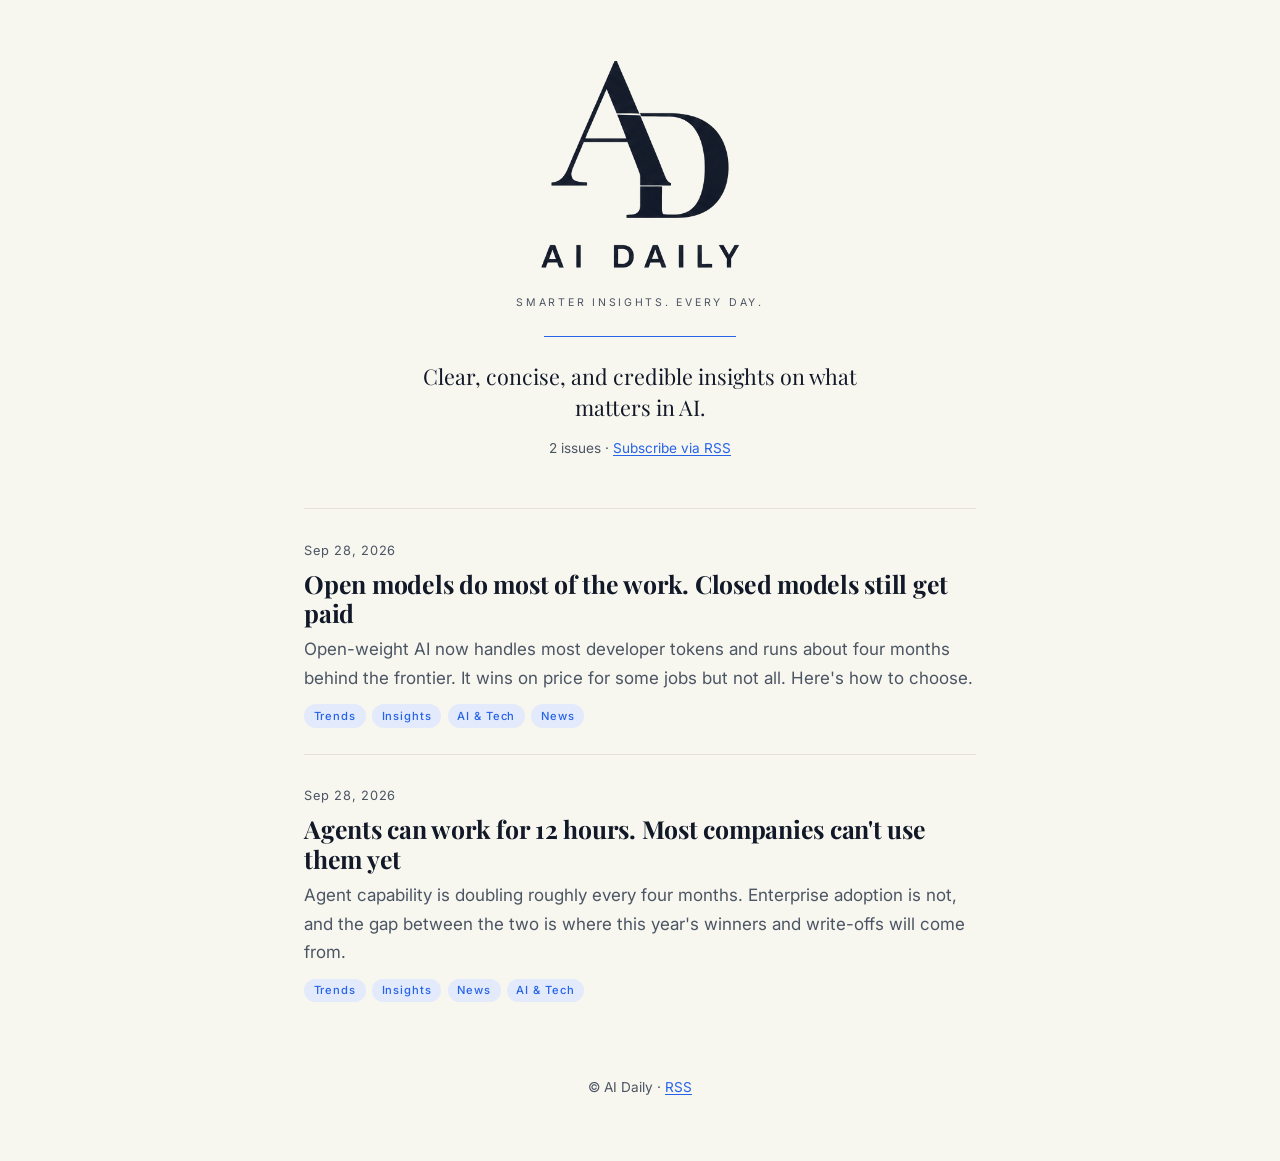
<file: index.html>
<!doctype html>
<html lang="en">
<head>
<meta charset="utf-8">
<meta name="viewport" content="width=device-width, initial-scale=1">
<title>AI Daily · Smarter insights. Every day.</title>
<meta name="description" content="Clear, concise, and credible insights on what matters in AI.">
<meta property="og:type" content="website">
<meta property="og:title" content="AI Daily">
<meta property="og:description" content="Clear, concise, and credible insights on what matters in AI.">
<meta name="theme-color" content="#F7F6EF" media="(prefers-color-scheme: light)">
<meta name="theme-color" content="#111827" media="(prefers-color-scheme: dark)">
<link rel="icon" href="assets/favicon.ico" sizes="any">
<link rel="icon" type="image/png" href="assets/app_icon_32.png">
<link rel="apple-touch-icon" href="assets/app_icon_180.png">
<link rel="alternate" type="application/rss+xml" title="AI Daily" href="feed.xml">
<link rel="preconnect" href="https://fonts.googleapis.com">
<link rel="preconnect" href="https://fonts.gstatic.com" crossorigin>
<link rel="stylesheet" href="https://fonts.googleapis.com/css2?family=Inter:wght@400;500;600;700&amp;family=Playfair+Display:wght@600;700&amp;display=swap">
<link rel="stylesheet" href="assets/style.css">
</head>
<body>
<main class="archive">
  <header class="archive-hero">
    <picture>
      <source srcset="assets/logo_stacked_light.png" media="(prefers-color-scheme: dark)">
      <img class="hero-logo" src="assets/logo_stacked.png" alt="AI Daily" width="220">
    </picture>
    <p class="tagline">Smarter insights. Every day.</p>
    <hr class="accent-line short">
    <p class="lede">Clear, concise, and credible insights on what matters in AI.</p>
    <p class="archive-meta">2 issues · <a href="feed.xml">Subscribe via RSS</a></p>
  </header>

  <ol class="issue-list" reversed>
  
    <li>
      <a href="issues/2026-09-28-open-vs-closed-models/">
        <time datetime="2026-09-28">Sep 28, 2026</time>
        <h2>Open models do most of the work. Closed models still get paid</h2>
        <p>Open-weight AI now handles most developer tokens and runs about four months behind the frontier. It wins on price for some jobs but not all. Here&#39;s how to choose.</p>
        <span class="chips"><span class="chip">Trends</span><span class="chip">Insights</span><span class="chip">AI &amp; Tech</span><span class="chip">News</span></span>
      </a>
    </li>
  
    <li>
      <a href="issues/2026-09-28-agents-in-production/">
        <time datetime="2026-09-28">Sep 28, 2026</time>
        <h2>Agents can work for 12 hours. Most companies can&#39;t use them yet</h2>
        <p>Agent capability is doubling roughly every four months. Enterprise adoption is not, and the gap between the two is where this year&#39;s winners and write-offs will come from.</p>
        <span class="chips"><span class="chip">Trends</span><span class="chip">Insights</span><span class="chip">News</span><span class="chip">AI &amp; Tech</span></span>
      </a>
    </li>
  
  </ol>
</main>
<footer class="site-footer"><p class="footer-links">© AI Daily · <a href="feed.xml">RSS</a></p></footer>
</body>
</html>
</file>
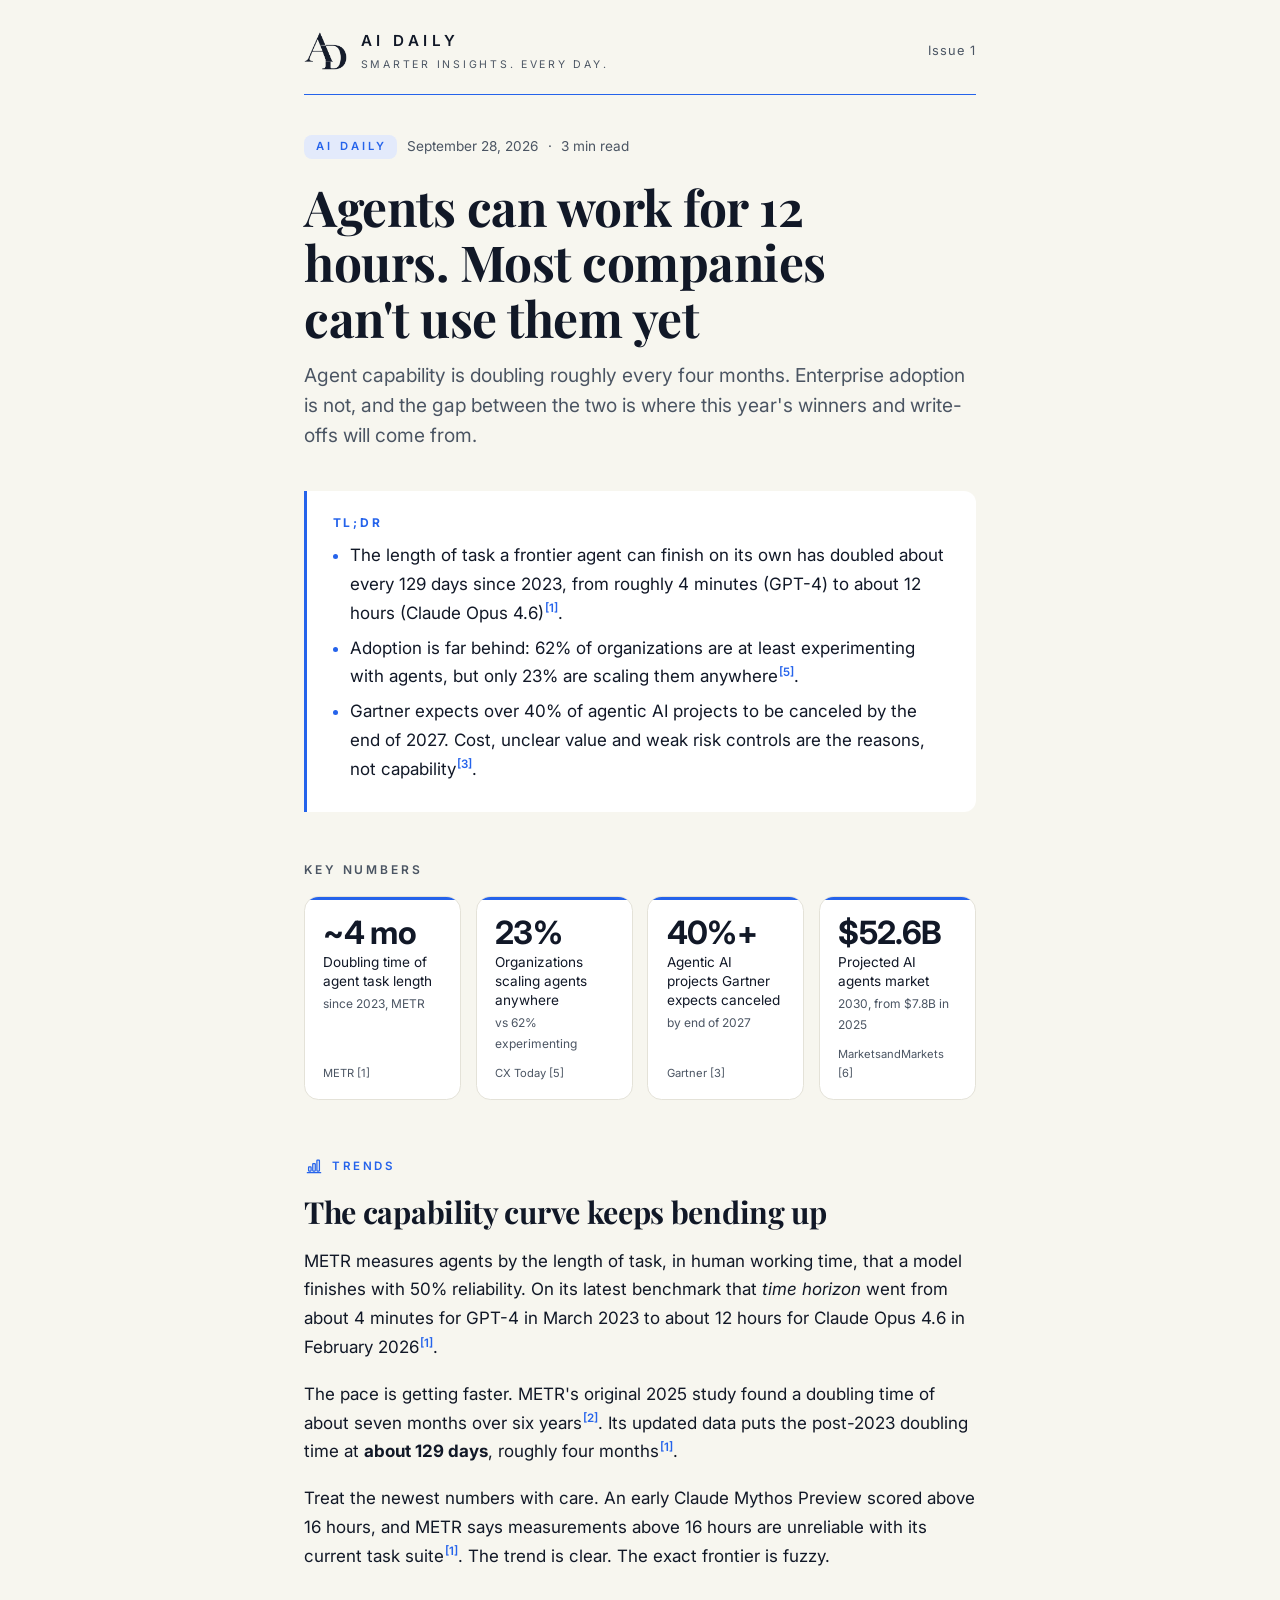
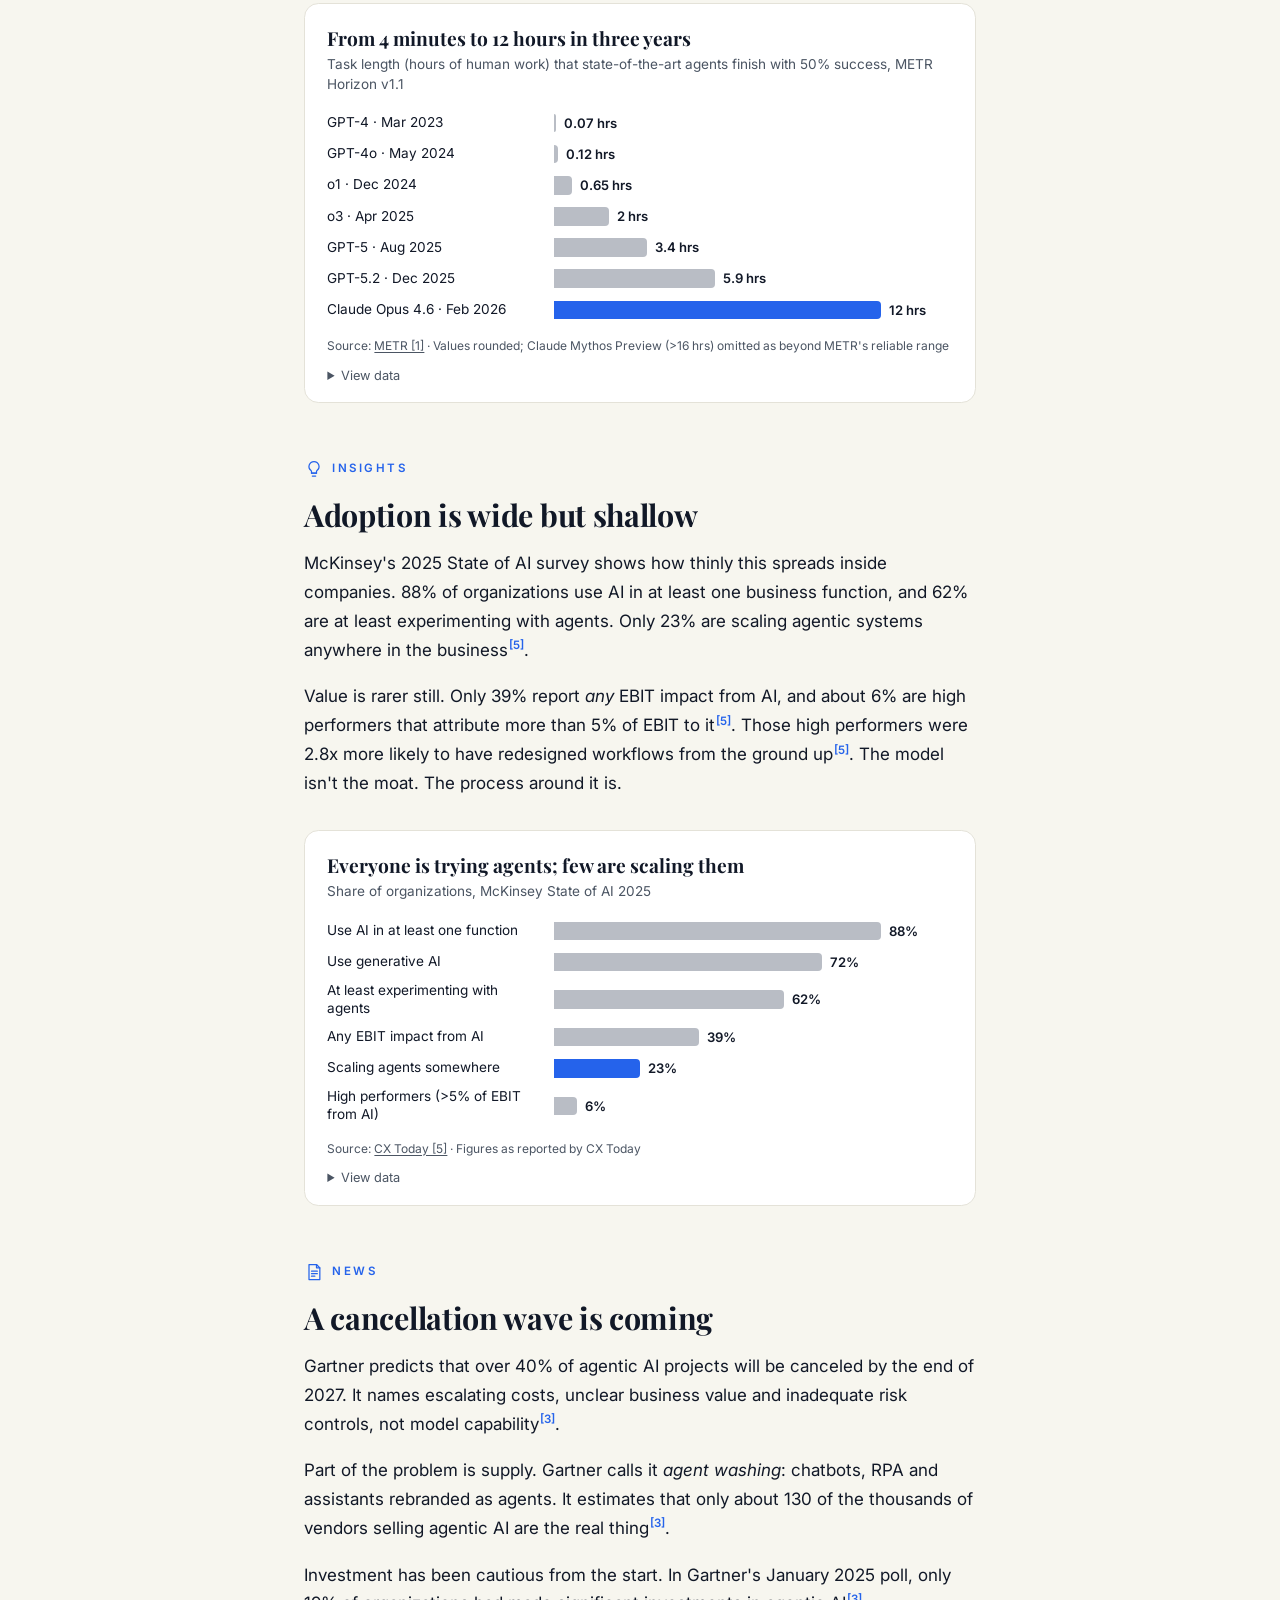
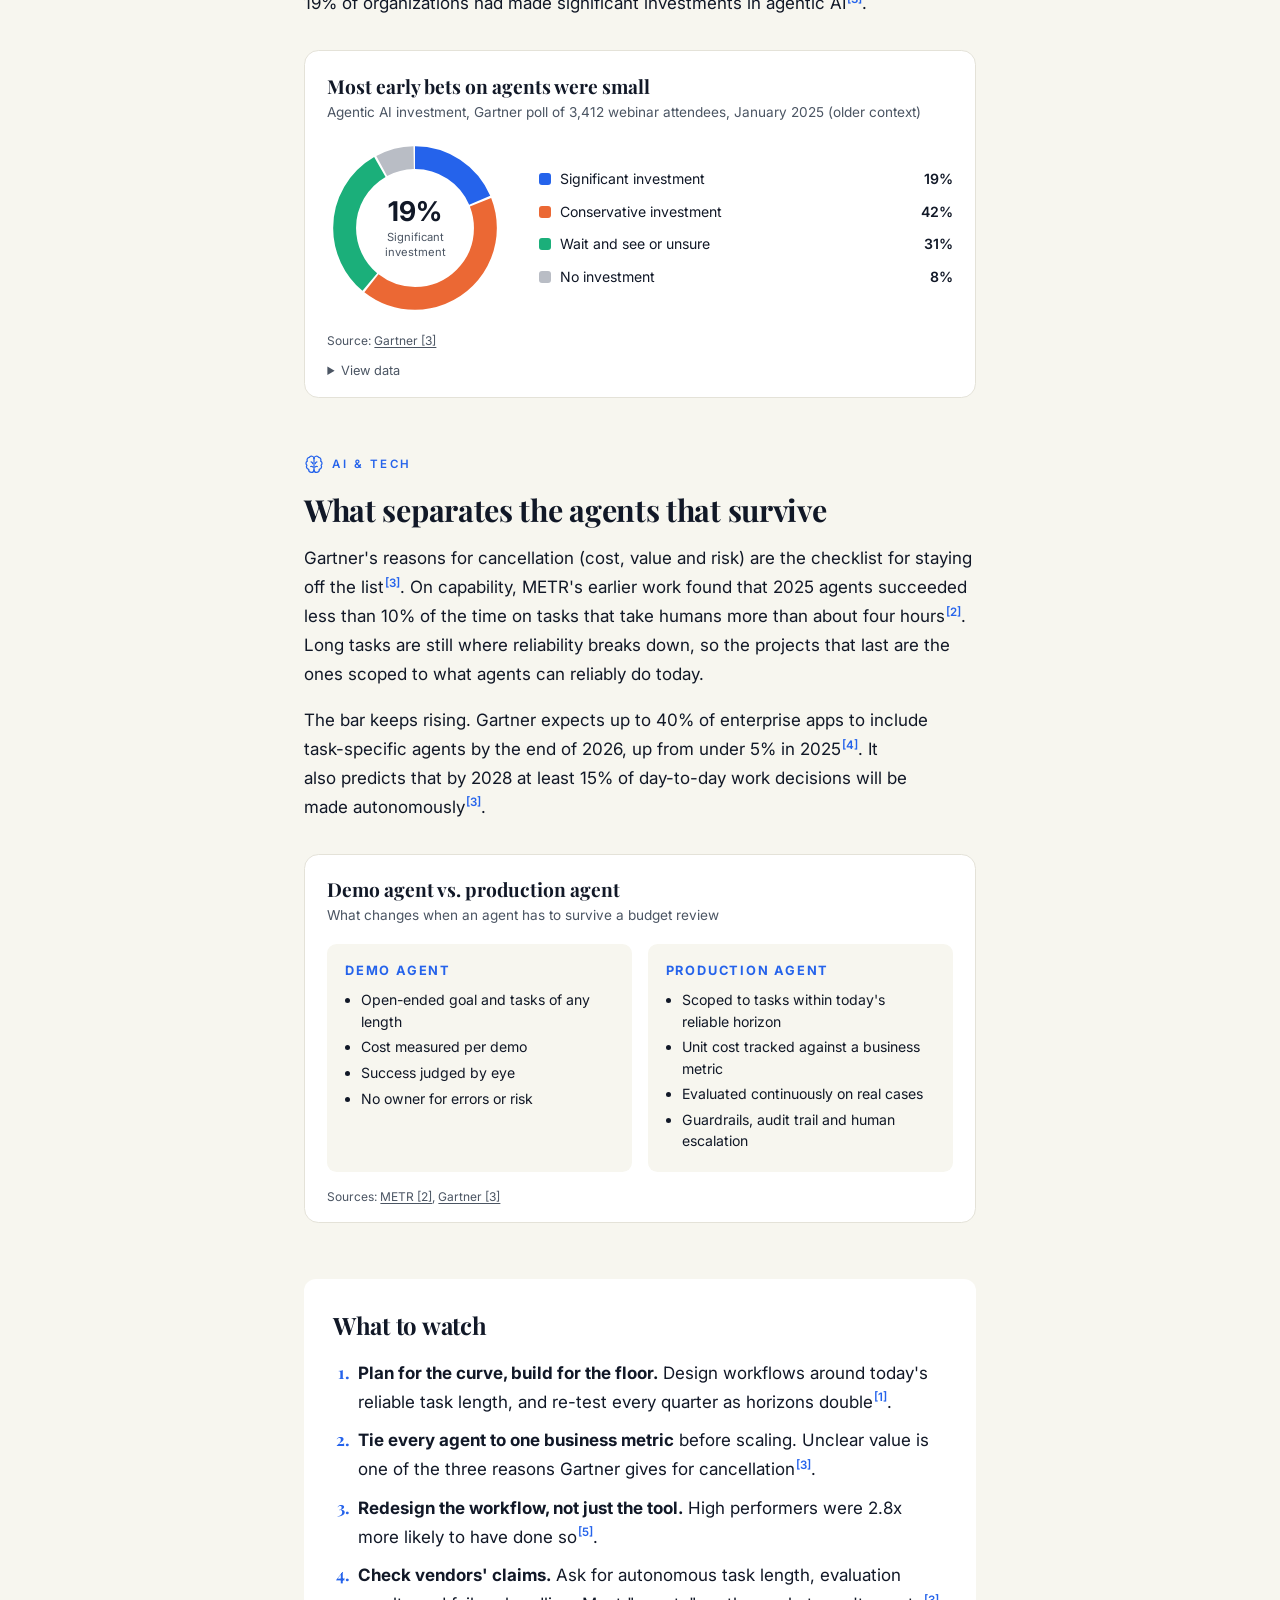
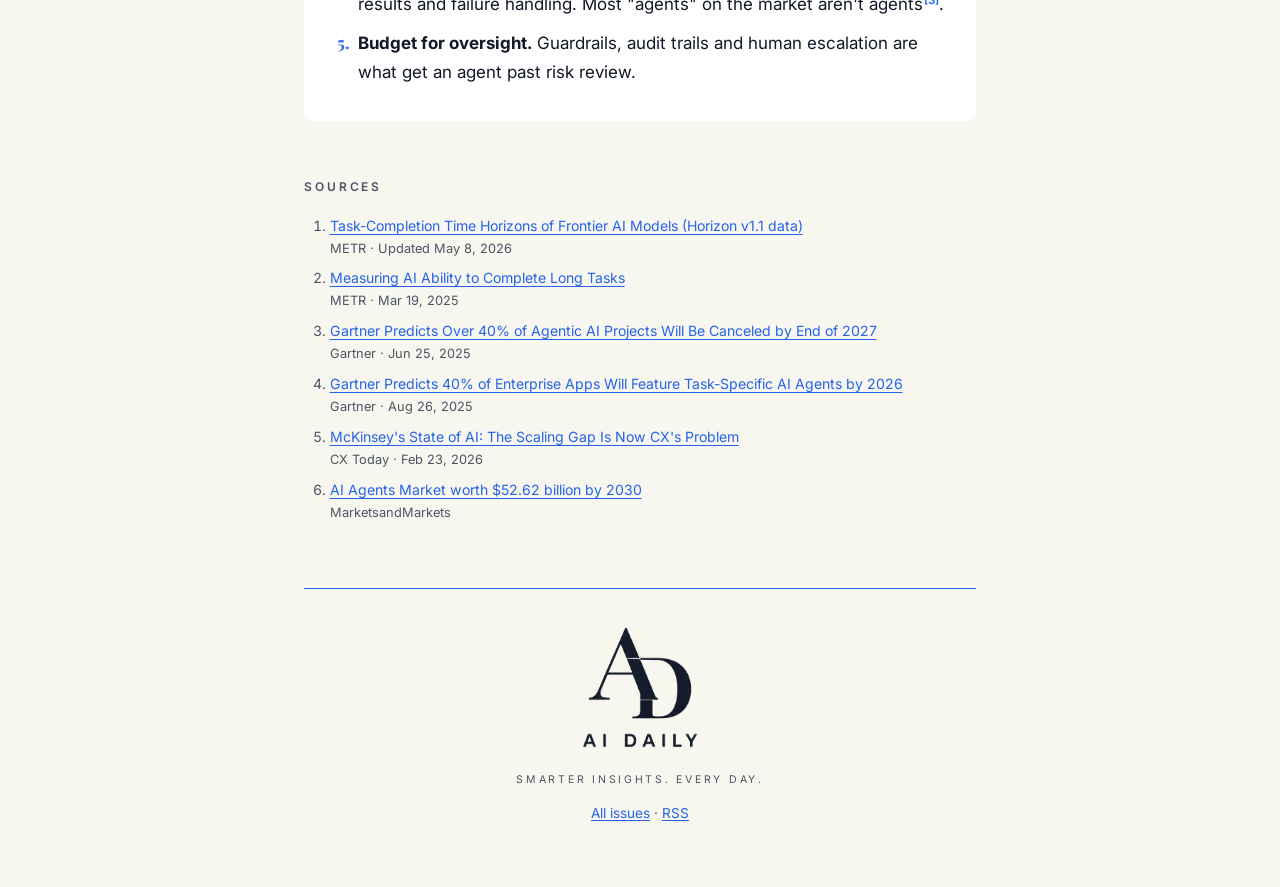
<file: issues/2026-09-28-agents-in-production/index.html>
<!doctype html>
<html lang="en">
<head>
<meta charset="utf-8">
<meta name="viewport" content="width=device-width, initial-scale=1">
<title>Agents can work for 12 hours. Most companies can&#39;t use them yet · AI Daily</title>
<meta name="description" content="Agent capability is doubling roughly every four months. Enterprise adoption is not, and the gap between the two is where this year&#39;s winners and write-offs will come from.">
<link rel="canonical" href="https://akank-26.github.io/ai-first/issues/2026-09-28-agents-in-production/">
<meta property="og:type" content="article">
<meta property="og:site_name" content="AI Daily">
<meta property="og:title" content="Agents can work for 12 hours. Most companies can&#39;t use them yet">
<meta property="og:description" content="Agent capability is doubling roughly every four months. Enterprise adoption is not, and the gap between the two is where this year&#39;s winners and write-offs will come from.">
<meta property="og:image" content="https://akank-26.github.io/ai-first/issues/2026-09-28-agents-in-production/og.png">
<meta property="og:url" content="https://akank-26.github.io/ai-first/issues/2026-09-28-agents-in-production/">
<meta name="twitter:card" content="summary_large_image">
<meta property="article:published_time" content="2026-09-28">
<meta name="theme-color" content="#F7F6EF" media="(prefers-color-scheme: light)">
<meta name="theme-color" content="#111827" media="(prefers-color-scheme: dark)">
<link rel="icon" href="../../assets/favicon.ico" sizes="any">
<link rel="icon" type="image/png" href="../../assets/app_icon_32.png">
<link rel="apple-touch-icon" href="../../assets/app_icon_180.png">
<link rel="alternate" type="application/rss+xml" title="AI Daily" href="../../feed.xml">
<link rel="preconnect" href="https://fonts.googleapis.com">
<link rel="preconnect" href="https://fonts.gstatic.com" crossorigin>
<link rel="stylesheet" href="https://fonts.googleapis.com/css2?family=Inter:wght@400;500;600;700&amp;family=Playfair+Display:wght@600;700&amp;display=swap">
<link rel="stylesheet" href="../../assets/style.css">
</head>
<body>
<header class="masthead">
  <a class="brand" href="../../" aria-label="AI Daily home">
    <picture>
      <source srcset="../../assets/logo_mark_light.png" media="(prefers-color-scheme: dark)">
      <img class="brand-mark" src="../../assets/logo_mark.png" alt="" width="44" height="38">
    </picture>
    <span class="brand-text">
      <span class="wordmark">AI DAILY</span>
      <span class="tagline">Smarter insights. Every day.</span>
    </span>
  </a>
  <span class="issue-no">Issue 1</span>
</header>
<hr class="accent-line">

<main class="issue">
  <header class="hero">
    <p class="meta"><span class="badge">AI DAILY</span>
      <time datetime="2026-09-28">September 28, 2026</time>
      <span aria-hidden="true">·</span> 3 min read</p>
    <h1>Agents can work for 12 hours. Most companies can't use them yet</h1>
    <p class="dek">Agent capability is doubling roughly every four months. Enterprise adoption is not, and the gap between the two is where this year's winners and write-offs will come from.</p>
  </header>

  <aside class="tldr" aria-labelledby="tldr-h">
    <h2 id="tldr-h">TL;DR</h2>
    <ul><li>The length of task a frontier agent can finish on its own has doubled about every 129 days since 2023, from roughly 4 minutes (GPT-4) to about 12 hours (Claude Opus 4.6)<sup class="cite"><a href="#src-1" aria-label="Source 1">1</a></sup>.</li><li>Adoption is far behind: 62% of organizations are at least experimenting with agents, but only 23% are scaling them anywhere<sup class="cite"><a href="#src-5" aria-label="Source 5">5</a></sup>.</li><li>Gartner expects over 40% of agentic AI projects to be canceled by the end of 2027. Cost, unclear value and weak risk controls are the reasons, not capability<sup class="cite"><a href="#src-3" aria-label="Source 3">3</a></sup>.</li></ul>
  </aside>

  
  <section class="key-numbers" aria-labelledby="kn-h">
    <h2 id="kn-h" class="eyebrow-h">Key numbers</h2>
    <div class="stat-row n4"><div class="stat"><span class="stat-value">~4 mo</span><span class="stat-label">Doubling time of agent task length</span><span class="stat-context">since 2023, METR</span><a class="stat-src" href="#src-1">METR [1]</a></div><div class="stat"><span class="stat-value">23%</span><span class="stat-label">Organizations scaling agents anywhere</span><span class="stat-context">vs 62% experimenting</span><a class="stat-src" href="#src-5">CX Today [5]</a></div><div class="stat"><span class="stat-value">40%+</span><span class="stat-label">Agentic AI projects Gartner expects canceled</span><span class="stat-context">by end of 2027</span><a class="stat-src" href="#src-3">Gartner [3]</a></div><div class="stat"><span class="stat-value">$52.6B</span><span class="stat-label">Projected AI agents market</span><span class="stat-context">2030, from $7.8B in 2025</span><a class="stat-src" href="#src-6">MarketsandMarkets [6]</a></div></div>
  </section>
  

  
  <section class="story" id="capability-curve">
    <p class="eyebrow cat-trends"><svg xmlns="http://www.w3.org/2000/svg" viewBox="0 0 24 24" fill="none" stroke="currentColor" stroke-width="1.5" stroke-linecap="round" stroke-linejoin="round" aria-hidden="true"><path d="M4 20h16"/><rect x="5.5" y="13" width="3" height="5" rx=".5"/><rect x="10.5" y="9" width="3" height="9" rx=".5"/><rect x="15.5" y="5" width="3" height="13" rx=".5"/></svg><span>Trends</span></p>
    <h2>The capability curve keeps bending up</h2>
    <p>METR measures agents by the length of task, in human working time, that a model finishes with 50% reliability. On its latest benchmark that <em>time horizon</em> went from about 4 minutes for GPT-4 in March 2023 to about 12 hours for Claude Opus 4.6 in February 2026<sup class="cite"><a href="#src-1" aria-label="Source 1">1</a></sup>.</p><p>The pace is getting faster. METR's original 2025 study found a doubling time of about seven months over six years<sup class="cite"><a href="#src-2" aria-label="Source 2">2</a></sup>. Its updated data puts the post-2023 doubling time at <strong>about 129 days</strong>, roughly four months<sup class="cite"><a href="#src-1" aria-label="Source 1">1</a></sup>.</p><p>Treat the newest numbers with care. An early Claude Mythos Preview scored above 16 hours, and METR says measurements above 16 hours are unreliable with its current task suite<sup class="cite"><a href="#src-1" aria-label="Source 1">1</a></sup>. The trend is clear. The exact frontier is fuzzy.</p>
    <figure class="viz viz-bar"><figcaption class="viz-head"><h3 class="viz-title">From 4 minutes to 12 hours in three years</h3><p class="viz-sub">Task length (hours of human work) that state-of-the-art agents finish with 50% success, METR Horizon v1.1</p></figcaption><div class="bars" role="img" aria-label="From 4 minutes to 12 hours in three years: GPT-4 · Mar 2023 0.07 hrs; GPT-4o · May 2024 0.12 hrs; o1 · Dec 2024 0.65 hrs; o3 · Apr 2025 2 hrs; GPT-5 · Aug 2025 3.4 hrs; GPT-5.2 · Dec 2025 5.9 hrs; Claude Opus 4.6 · Feb 2026 12 hrs"><div class="bar-row" title="GPT-4 · Mar 2023: 0.07 hrs"><span class="bar-label">GPT-4 · Mar 2023</span><span class="bar-track"><span class="bar ctx" style="--w:0.58%"></span><span class="bar-value">0.07 hrs</span></span></div><div class="bar-row" title="GPT-4o · May 2024: 0.12 hrs"><span class="bar-label">GPT-4o · May 2024</span><span class="bar-track"><span class="bar ctx" style="--w:1.00%"></span><span class="bar-value">0.12 hrs</span></span></div><div class="bar-row" title="o1 · Dec 2024: 0.65 hrs"><span class="bar-label">o1 · Dec 2024</span><span class="bar-track"><span class="bar ctx" style="--w:5.42%"></span><span class="bar-value">0.65 hrs</span></span></div><div class="bar-row" title="o3 · Apr 2025: 2 hrs"><span class="bar-label">o3 · Apr 2025</span><span class="bar-track"><span class="bar ctx" style="--w:16.67%"></span><span class="bar-value">2 hrs</span></span></div><div class="bar-row" title="GPT-5 · Aug 2025: 3.4 hrs"><span class="bar-label">GPT-5 · Aug 2025</span><span class="bar-track"><span class="bar ctx" style="--w:28.33%"></span><span class="bar-value">3.4 hrs</span></span></div><div class="bar-row" title="GPT-5.2 · Dec 2025: 5.9 hrs"><span class="bar-label">GPT-5.2 · Dec 2025</span><span class="bar-track"><span class="bar ctx" style="--w:49.17%"></span><span class="bar-value">5.9 hrs</span></span></div><div class="bar-row" title="Claude Opus 4.6 · Feb 2026: 12 hrs"><span class="bar-label">Claude Opus 4.6 · Feb 2026</span><span class="bar-track"><span class="bar s1" style="--w:100.00%"></span><span class="bar-value">12 hrs</span></span></div></div><footer class="viz-foot">Source: <a href="#src-1">METR [1]</a> · Values rounded; Claude Mythos Preview (&gt;16 hrs) omitted as beyond METR&#x27;s reliable range</footer><details class="viz-table"><summary>View data</summary><div class="table-wrap"><table><thead><tr><th scope="col">Item</th><th scope="col">Value</th></tr></thead><tbody><tr><td>GPT-4 · Mar 2023</td><td>0.07 hrs</td></tr><tr><td>GPT-4o · May 2024</td><td>0.12 hrs</td></tr><tr><td>o1 · Dec 2024</td><td>0.65 hrs</td></tr><tr><td>o3 · Apr 2025</td><td>2 hrs</td></tr><tr><td>GPT-5 · Aug 2025</td><td>3.4 hrs</td></tr><tr><td>GPT-5.2 · Dec 2025</td><td>5.9 hrs</td></tr><tr><td>Claude Opus 4.6 · Feb 2026</td><td>12 hrs</td></tr></tbody></table></div></details></figure>
  </section>
  
  <section class="story" id="adoption-gap">
    <p class="eyebrow cat-insights"><svg xmlns="http://www.w3.org/2000/svg" viewBox="0 0 24 24" fill="none" stroke="currentColor" stroke-width="1.5" stroke-linecap="round" stroke-linejoin="round" aria-hidden="true"><path d="M9 17h6M10 20.5h4"/><path d="M12 3a6 6 0 0 0-3.6 10.8c.4.3.6.8.6 1.3V17h6v-1.9c0-.5.2-1 .6-1.3A6 6 0 0 0 12 3z"/></svg><span>Insights</span></p>
    <h2>Adoption is wide but shallow</h2>
    <p>McKinsey's 2025 State of AI survey shows how thinly this spreads inside companies. 88% of organizations use AI in at least one business function, and 62% are at least experimenting with agents. Only 23% are scaling agentic systems anywhere in the business<sup class="cite"><a href="#src-5" aria-label="Source 5">5</a></sup>.</p><p>Value is rarer still. Only 39% report <em>any</em> EBIT impact from AI, and about 6% are high performers that attribute more than 5% of EBIT to it<sup class="cite"><a href="#src-5" aria-label="Source 5">5</a></sup>. Those high performers were 2.8x more likely to have redesigned workflows from the ground up<sup class="cite"><a href="#src-5" aria-label="Source 5">5</a></sup>. The model isn't the moat. The process around it is.</p>
    <figure class="viz viz-bar"><figcaption class="viz-head"><h3 class="viz-title">Everyone is trying agents; few are scaling them</h3><p class="viz-sub">Share of organizations, McKinsey State of AI 2025</p></figcaption><div class="bars" role="img" aria-label="Everyone is trying agents; few are scaling them: Use AI in at least one function 88%; Use generative AI 72%; At least experimenting with agents 62%; Any EBIT impact from AI 39%; Scaling agents somewhere 23%; High performers (&gt;5% of EBIT from AI) 6%"><div class="bar-row" title="Use AI in at least one function: 88%"><span class="bar-label">Use AI in at least one function</span><span class="bar-track"><span class="bar ctx" style="--w:100.00%"></span><span class="bar-value">88%</span></span></div><div class="bar-row" title="Use generative AI: 72%"><span class="bar-label">Use generative AI</span><span class="bar-track"><span class="bar ctx" style="--w:81.82%"></span><span class="bar-value">72%</span></span></div><div class="bar-row" title="At least experimenting with agents: 62%"><span class="bar-label">At least experimenting with agents</span><span class="bar-track"><span class="bar ctx" style="--w:70.45%"></span><span class="bar-value">62%</span></span></div><div class="bar-row" title="Any EBIT impact from AI: 39%"><span class="bar-label">Any EBIT impact from AI</span><span class="bar-track"><span class="bar ctx" style="--w:44.32%"></span><span class="bar-value">39%</span></span></div><div class="bar-row" title="Scaling agents somewhere: 23%"><span class="bar-label">Scaling agents somewhere</span><span class="bar-track"><span class="bar s1" style="--w:26.14%"></span><span class="bar-value">23%</span></span></div><div class="bar-row" title="High performers (&gt;5% of EBIT from AI): 6%"><span class="bar-label">High performers (&gt;5% of EBIT from AI)</span><span class="bar-track"><span class="bar ctx" style="--w:6.82%"></span><span class="bar-value">6%</span></span></div></div><footer class="viz-foot">Source: <a href="#src-5">CX Today [5]</a> · Figures as reported by CX Today</footer><details class="viz-table"><summary>View data</summary><div class="table-wrap"><table><thead><tr><th scope="col">Item</th><th scope="col">Value</th></tr></thead><tbody><tr><td>Use AI in at least one function</td><td>88%</td></tr><tr><td>Use generative AI</td><td>72%</td></tr><tr><td>At least experimenting with agents</td><td>62%</td></tr><tr><td>Any EBIT impact from AI</td><td>39%</td></tr><tr><td>Scaling agents somewhere</td><td>23%</td></tr><tr><td>High performers (&gt;5% of EBIT from AI)</td><td>6%</td></tr></tbody></table></div></details></figure>
  </section>
  
  <section class="story" id="cancellation-wave">
    <p class="eyebrow cat-news"><svg xmlns="http://www.w3.org/2000/svg" viewBox="0 0 24 24" fill="none" stroke="currentColor" stroke-width="1.5" stroke-linecap="round" stroke-linejoin="round" aria-hidden="true"><path d="M6 3h9l4 4v14H6z"/><path d="M15 3v4h4"/><path d="M9 11h7M9 14h7M9 17h4"/></svg><span>News</span></p>
    <h2>A cancellation wave is coming</h2>
    <p>Gartner predicts that over 40% of agentic AI projects will be canceled by the end of 2027. It names escalating costs, unclear business value and inadequate risk controls, not model capability<sup class="cite"><a href="#src-3" aria-label="Source 3">3</a></sup>.</p><p>Part of the problem is supply. Gartner calls it <em>agent washing</em>: chatbots, RPA and assistants rebranded as agents. It estimates that only about 130 of the thousands of vendors selling agentic AI are the real thing<sup class="cite"><a href="#src-3" aria-label="Source 3">3</a></sup>.</p><p>Investment has been cautious from the start. In Gartner's January 2025 poll, only 19% of organizations had made significant investments in agentic AI<sup class="cite"><a href="#src-3" aria-label="Source 3">3</a></sup>.</p>
    <figure class="viz viz-donut"><figcaption class="viz-head"><h3 class="viz-title">Most early bets on agents were small</h3><p class="viz-sub">Agentic AI investment, Gartner poll of 3,412 webinar attendees, January 2025 (older context)</p></figcaption><div class="donut-wrap"><div class="donut" role="img" aria-label="Most early bets on agents were small: Significant investment 19%; Conservative investment 42%; Wait and see or unsure 31%; No investment 8%"><svg viewBox="0 0 100 100"><g transform="rotate(-90 50 50)"><circle class="seg s1" r="40" cx="50" cy="50" stroke-dasharray="46.552 204.775" stroke-dashoffset="-0.000"><title>Significant investment: 19%</title></circle><circle class="seg s2" r="40" cx="50" cy="50" stroke-dasharray="104.358 146.970" stroke-dashoffset="-47.752"><title>Conservative investment: 42%</title></circle><circle class="seg s3" r="40" cx="50" cy="50" stroke-dasharray="76.711 174.616" stroke-dashoffset="-153.310"><title>Wait and see or unsure: 31%</title></circle><circle class="seg ctx" r="40" cx="50" cy="50" stroke-dasharray="18.906 232.421" stroke-dashoffset="-231.221"><title>No investment: 8%</title></circle></g></svg><div class="donut-center"><strong>19%</strong><span>Significant investment</span></div></div><ul class="donut-legend"><li><span class="key s1"></span><span class="lg-label">Significant investment</span><span class="lg-value">19%</span></li><li><span class="key s2"></span><span class="lg-label">Conservative investment</span><span class="lg-value">42%</span></li><li><span class="key s3"></span><span class="lg-label">Wait and see or unsure</span><span class="lg-value">31%</span></li><li><span class="key ctx"></span><span class="lg-label">No investment</span><span class="lg-value">8%</span></li></ul></div><footer class="viz-foot">Source: <a href="#src-3">Gartner [3]</a></footer><details class="viz-table"><summary>View data</summary><div class="table-wrap"><table><thead><tr><th scope="col">Segment</th><th scope="col">Value</th></tr></thead><tbody><tr><td>Significant investment</td><td>19%</td></tr><tr><td>Conservative investment</td><td>42%</td></tr><tr><td>Wait and see or unsure</td><td>31%</td></tr><tr><td>No investment</td><td>8%</td></tr></tbody></table></div></details></figure>
  </section>
  
  <section class="story" id="what-survives">
    <p class="eyebrow cat-ai-tech"><svg xmlns="http://www.w3.org/2000/svg" viewBox="0 0 24 24" fill="none" stroke="currentColor" stroke-width="1.5" stroke-linecap="round" stroke-linejoin="round" aria-hidden="true"><path d="M12 5.5a3 3 0 0 0-5.6-1.4A3 3 0 0 0 4 8.5a3 3 0 0 0-.5 5 3.2 3.2 0 0 0 2.2 5 3 3 0 0 0 6.3.9"/><path d="M12 5.5a3 3 0 0 1 5.6-1.4A3 3 0 0 1 20 8.5a3 3 0 0 1 .5 5 3.2 3.2 0 0 1-2.2 5 3 3 0 0 1-6.3.9"/><path d="M12 5.5v14"/><path d="M8.5 9.5c1 .2 1.8 1 2 2M15.5 9.5c-1 .2-1.8 1-2 2M8 15c1-.3 2.2 0 3 .8M16 15c-1-.3-2.2 0-3 .8"/></svg><span>AI &amp; Tech</span></p>
    <h2>What separates the agents that survive</h2>
    <p>Gartner's reasons for cancellation (cost, value and risk) are the checklist for staying off the list<sup class="cite"><a href="#src-3" aria-label="Source 3">3</a></sup>. On capability, METR's earlier work found that 2025 agents succeeded less than 10% of the time on tasks that take humans more than about four hours<sup class="cite"><a href="#src-2" aria-label="Source 2">2</a></sup>. Long tasks are still where reliability breaks down, so the projects that last are the ones scoped to what agents can reliably do today.</p><p>The bar keeps rising. Gartner expects up to 40% of enterprise apps to include task-specific agents by the end of 2026, up from under 5% in 2025<sup class="cite"><a href="#src-4" aria-label="Source 4">4</a></sup>. It also predicts that by 2028 at least 15% of day-to-day work decisions will be made autonomously<sup class="cite"><a href="#src-3" aria-label="Source 3">3</a></sup>.</p>
    <figure class="viz viz-compare"><figcaption class="viz-head"><h3 class="viz-title">Demo agent vs. production agent</h3><p class="viz-sub">What changes when an agent has to survive a budget review</p></figcaption><div class="cmp-grid cols-2"><div class="cmp-col"><h4>Demo agent</h4><ul><li>Open-ended goal and tasks of any length</li><li>Cost measured per demo</li><li>Success judged by eye</li><li>No owner for errors or risk</li></ul></div><div class="cmp-col"><h4>Production agent</h4><ul><li>Scoped to tasks within today&#x27;s reliable horizon</li><li>Unit cost tracked against a business metric</li><li>Evaluated continuously on real cases</li><li>Guardrails, audit trail and human escalation</li></ul></div></div><footer class="viz-foot">Sources: <a href="#src-2">METR [2]</a>, <a href="#src-3">Gartner [3]</a></footer></figure>
  </section>
  

  
  <section class="takeaways" aria-labelledby="tw-h">
    <h2 id="tw-h">What to watch</h2>
    <ol><li><strong>Plan for the curve, build for the floor.</strong> Design workflows around today's reliable task length, and re-test every quarter as horizons double<sup class="cite"><a href="#src-1" aria-label="Source 1">1</a></sup>.</li><li><strong>Tie every agent to one business metric</strong> before scaling. Unclear value is one of the three reasons Gartner gives for cancellation<sup class="cite"><a href="#src-3" aria-label="Source 3">3</a></sup>.</li><li><strong>Redesign the workflow, not just the tool.</strong> High performers were 2.8x more likely to have done so<sup class="cite"><a href="#src-5" aria-label="Source 5">5</a></sup>.</li><li><strong>Check vendors' claims.</strong> Ask for autonomous task length, evaluation results and failure handling. Most "agents" on the market aren't agents<sup class="cite"><a href="#src-3" aria-label="Source 3">3</a></sup>.</li><li><strong>Budget for oversight.</strong> Guardrails, audit trails and human escalation are what get an agent past risk review.</li></ol>
  </section>
  

  <section class="sources" aria-labelledby="src-h">
    <h2 id="src-h" class="eyebrow-h">Sources</h2>
    <ol>
    
      <li id="src-1" value="1"><a href="https://metr.org/time-horizons/">Task-Completion Time Horizons of Frontier AI Models (Horizon v1.1 data)</a>
        <span class="src-meta">METR · Updated May 8, 2026</span></li>
    
      <li id="src-2" value="2"><a href="https://metr.org/blog/2025-03-19-measuring-ai-ability-to-complete-long-tasks/">Measuring AI Ability to Complete Long Tasks</a>
        <span class="src-meta">METR · Mar 19, 2025</span></li>
    
      <li id="src-3" value="3"><a href="https://www.gartner.com/en/newsroom/press-releases/2025-06-25-gartner-predicts-over-40-percent-of-agentic-ai-projects-will-be-canceled-by-end-of-2027">Gartner Predicts Over 40% of Agentic AI Projects Will Be Canceled by End of 2027</a>
        <span class="src-meta">Gartner · Jun 25, 2025</span></li>
    
      <li id="src-4" value="4"><a href="https://www.gartner.com/en/newsroom/press-releases/2025-08-26-gartner-predicts-40-percent-of-enterprise-apps-will-feature-task-specific-ai-agents-by-2026-up-from-less-than-5-percent-in-2025">Gartner Predicts 40% of Enterprise Apps Will Feature Task-Specific AI Agents by 2026</a>
        <span class="src-meta">Gartner · Aug 26, 2025</span></li>
    
      <li id="src-5" value="5"><a href="https://www.cxtoday.com/ai-automation-in-cx/mckinseys-state-of-ai-the-scaling-gap-is-now-cxs-problem/">McKinsey&#39;s State of AI: The Scaling Gap Is Now CX&#39;s Problem</a>
        <span class="src-meta">CX Today · Feb 23, 2026</span></li>
    
      <li id="src-6" value="6"><a href="https://www.marketsandmarkets.com/PressReleases/ai-agents.asp">AI Agents Market worth $52.62 billion by 2030</a>
        <span class="src-meta">MarketsandMarkets</span></li>
    
    </ol>
  </section>
</main>

<footer class="site-footer">
  <hr class="accent-line">
  <picture>
    <source srcset="../../assets/logo_stacked_light.png" media="(prefers-color-scheme: dark)">
    <img class="footer-logo" src="../../assets/logo_stacked.png" alt="AI Daily" width="120">
  </picture>
  <p class="tagline">Smarter insights. Every day.</p>
  <p class="footer-links"><a href="../../">All issues</a> <span aria-hidden="true">·</span> <a href="../../feed.xml">RSS</a></p>
</footer>
</body>
</html>
</file>
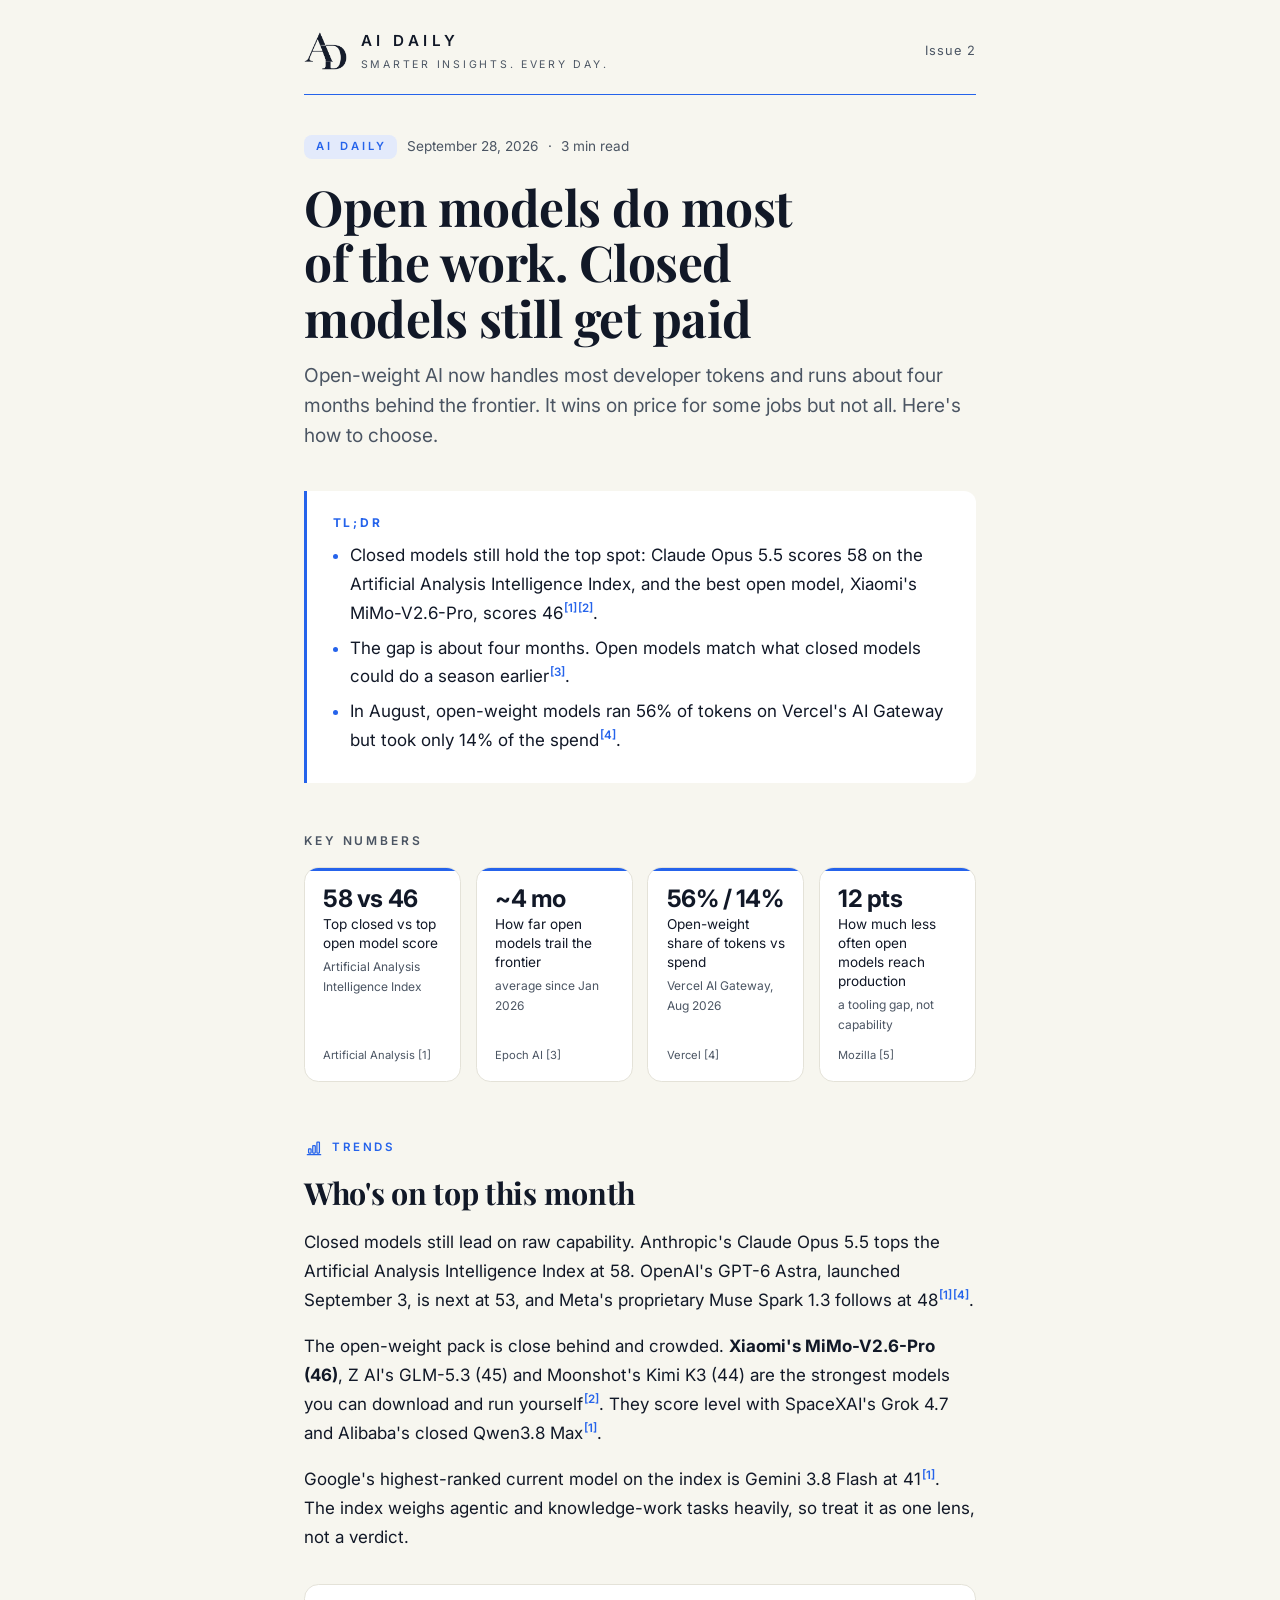
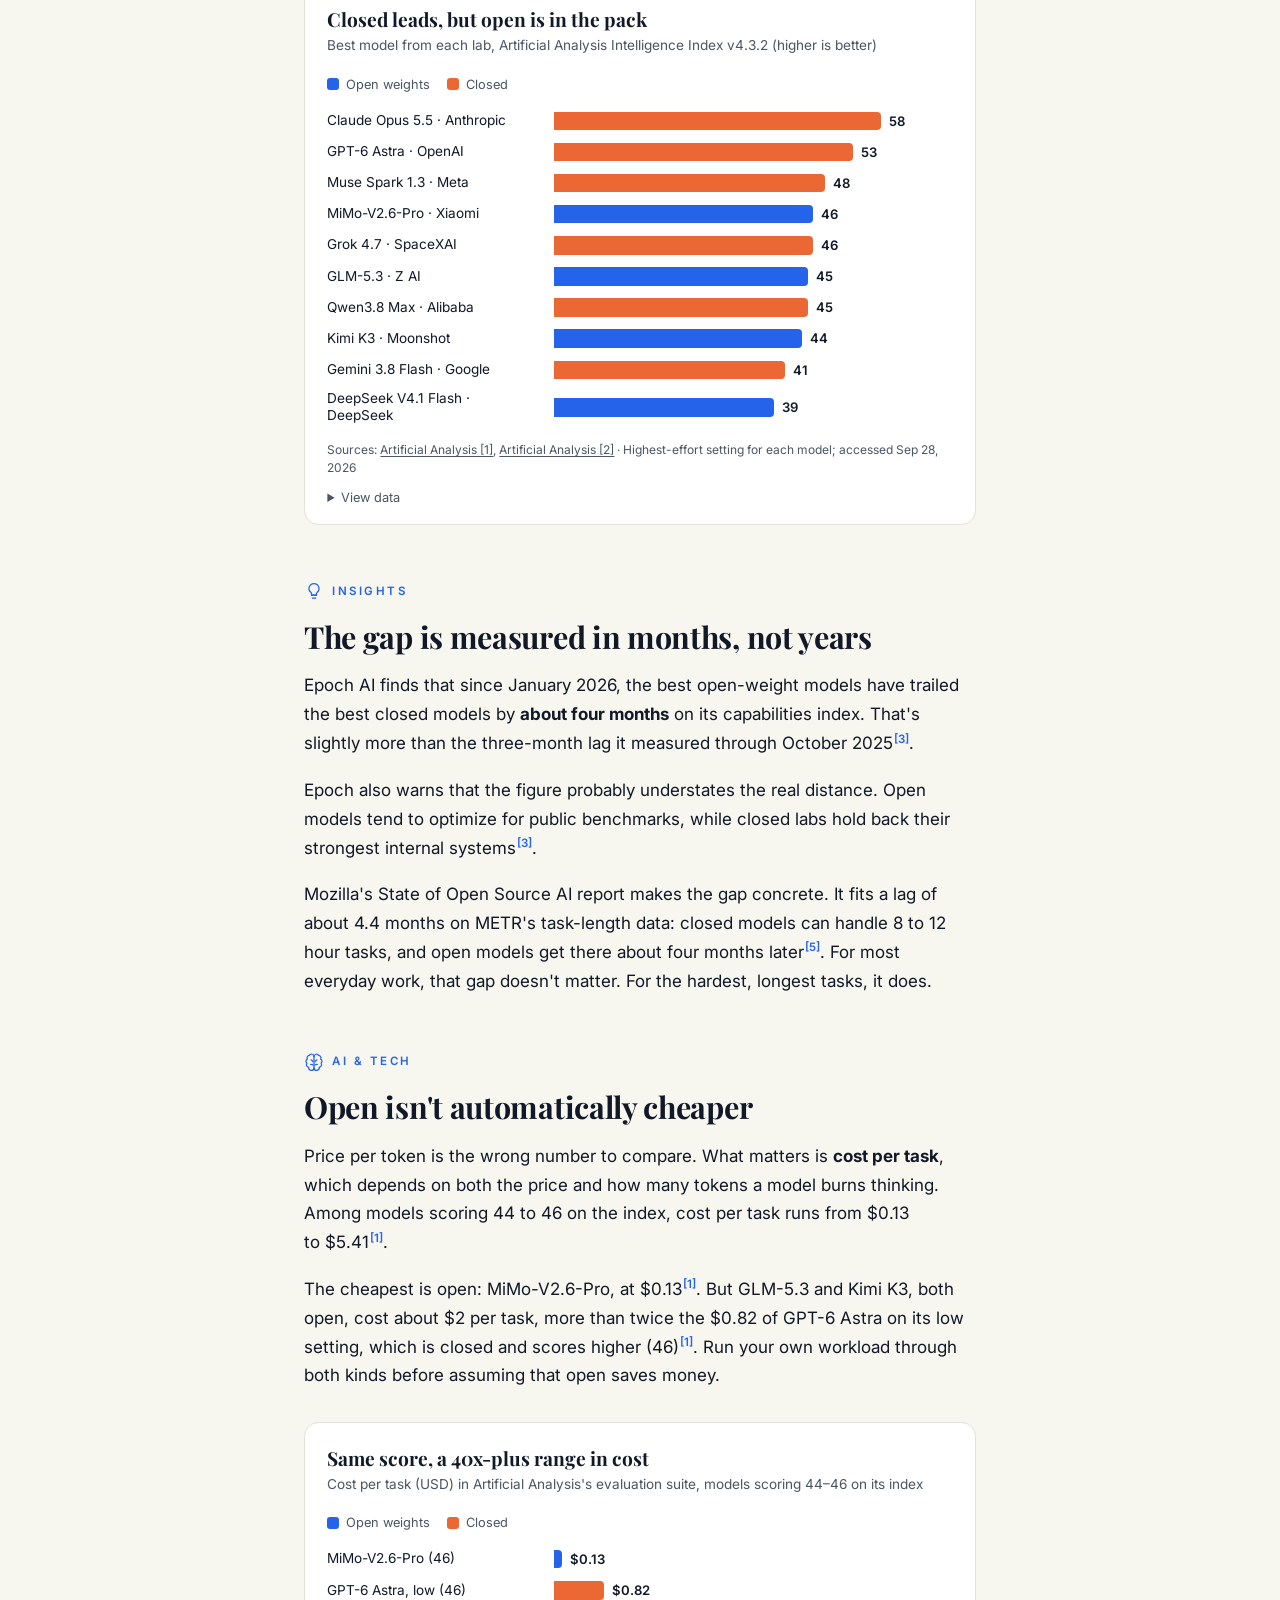
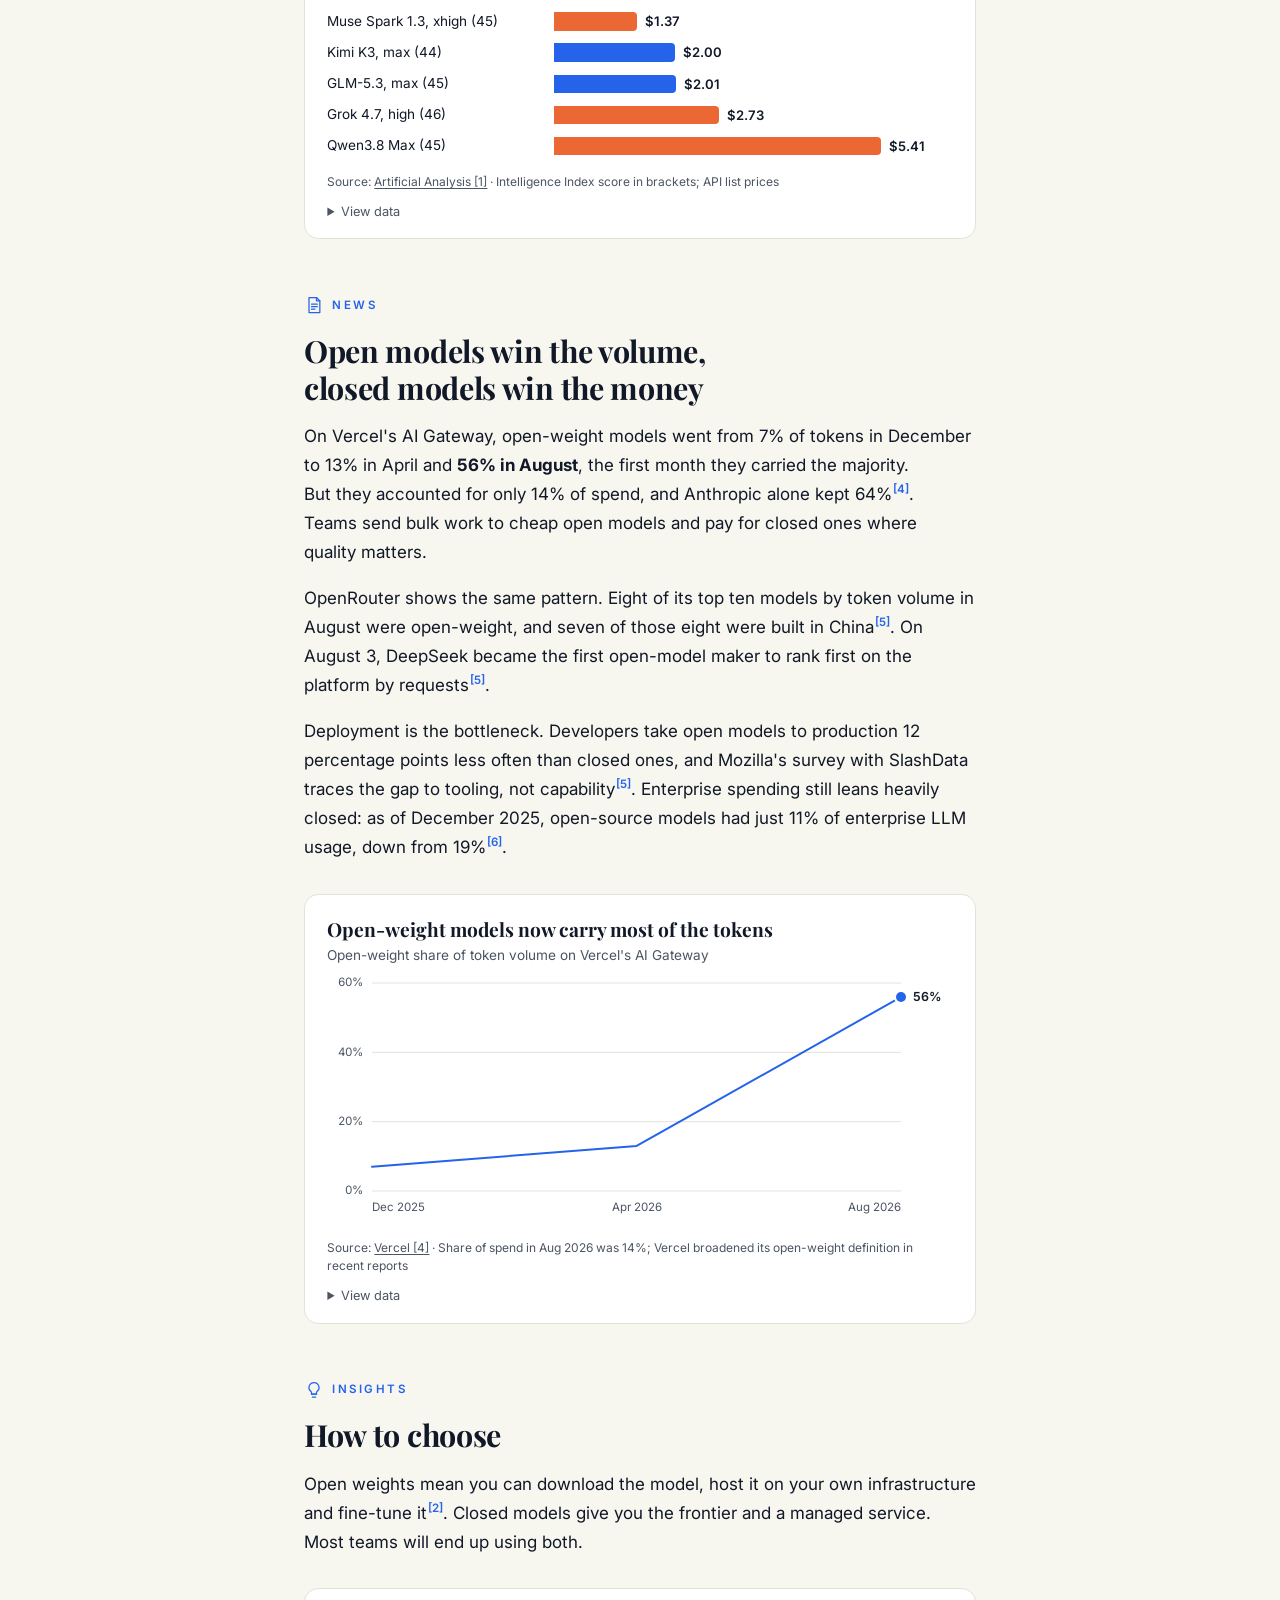
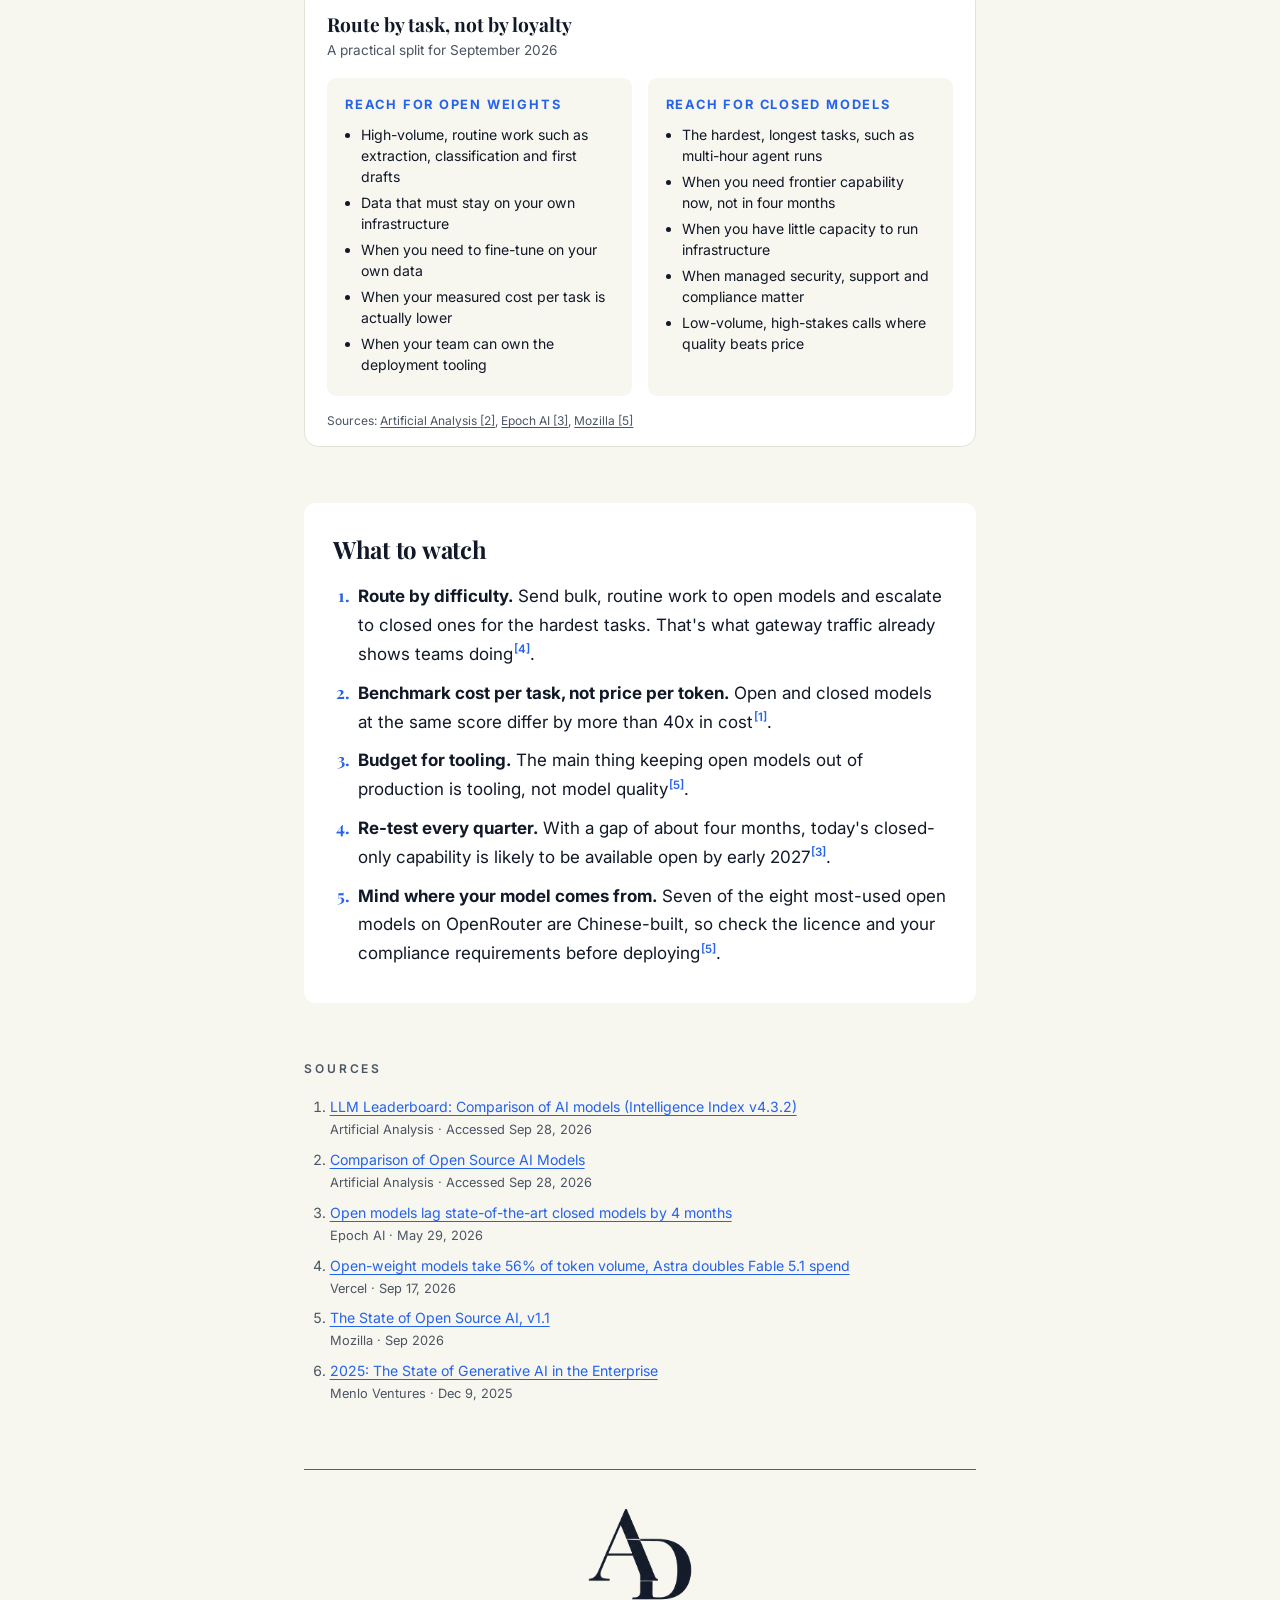
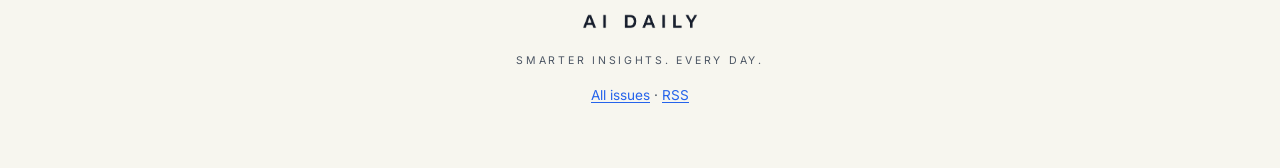
<file: issues/2026-09-28-open-vs-closed-models/index.html>
<!doctype html>
<html lang="en">
<head>
<meta charset="utf-8">
<meta name="viewport" content="width=device-width, initial-scale=1">
<title>Open models do most of the work. Closed models still get paid · AI Daily</title>
<meta name="description" content="Open-weight AI now handles most developer tokens and runs about four months behind the frontier. It wins on price for some jobs but not all. Here&#39;s how to choose.">
<link rel="canonical" href="https://akank-26.github.io/ai-first/issues/2026-09-28-open-vs-closed-models/">
<meta property="og:type" content="article">
<meta property="og:site_name" content="AI Daily">
<meta property="og:title" content="Open models do most of the work. Closed models still get paid">
<meta property="og:description" content="Open-weight AI now handles most developer tokens and runs about four months behind the frontier. It wins on price for some jobs but not all. Here&#39;s how to choose.">
<meta property="og:image" content="https://akank-26.github.io/ai-first/issues/2026-09-28-open-vs-closed-models/og.png">
<meta property="og:url" content="https://akank-26.github.io/ai-first/issues/2026-09-28-open-vs-closed-models/">
<meta name="twitter:card" content="summary_large_image">
<meta property="article:published_time" content="2026-09-28">
<meta name="theme-color" content="#F7F6EF" media="(prefers-color-scheme: light)">
<meta name="theme-color" content="#111827" media="(prefers-color-scheme: dark)">
<link rel="icon" href="../../assets/favicon.ico" sizes="any">
<link rel="icon" type="image/png" href="../../assets/app_icon_32.png">
<link rel="apple-touch-icon" href="../../assets/app_icon_180.png">
<link rel="alternate" type="application/rss+xml" title="AI Daily" href="../../feed.xml">
<link rel="preconnect" href="https://fonts.googleapis.com">
<link rel="preconnect" href="https://fonts.gstatic.com" crossorigin>
<link rel="stylesheet" href="https://fonts.googleapis.com/css2?family=Inter:wght@400;500;600;700&amp;family=Playfair+Display:wght@600;700&amp;display=swap">
<link rel="stylesheet" href="../../assets/style.css">
</head>
<body>
<header class="masthead">
  <a class="brand" href="../../" aria-label="AI Daily home">
    <picture>
      <source srcset="../../assets/logo_mark_light.png" media="(prefers-color-scheme: dark)">
      <img class="brand-mark" src="../../assets/logo_mark.png" alt="" width="44" height="38">
    </picture>
    <span class="brand-text">
      <span class="wordmark">AI DAILY</span>
      <span class="tagline">Smarter insights. Every day.</span>
    </span>
  </a>
  <span class="issue-no">Issue 2</span>
</header>
<hr class="accent-line">

<main class="issue">
  <header class="hero">
    <p class="meta"><span class="badge">AI DAILY</span>
      <time datetime="2026-09-28">September 28, 2026</time>
      <span aria-hidden="true">·</span> 3 min read</p>
    <h1>Open models do most of the work. Closed models still get paid</h1>
    <p class="dek">Open-weight AI now handles most developer tokens and runs about four months behind the frontier. It wins on price for some jobs but not all. Here's how to choose.</p>
  </header>

  <aside class="tldr" aria-labelledby="tldr-h">
    <h2 id="tldr-h">TL;DR</h2>
    <ul><li>Closed models still hold the top spot: Claude Opus 5.5 scores 58 on the Artificial Analysis Intelligence Index, and the best open model, Xiaomi's MiMo-V2.6-Pro, scores 46<sup class="cite"><a href="#src-1" aria-label="Source 1">1</a></sup><sup class="cite"><a href="#src-2" aria-label="Source 2">2</a></sup>.</li><li>The gap is about four months. Open models match what closed models could do a season earlier<sup class="cite"><a href="#src-3" aria-label="Source 3">3</a></sup>.</li><li>In August, open-weight models ran 56% of tokens on Vercel's AI Gateway but took only 14% of the spend<sup class="cite"><a href="#src-4" aria-label="Source 4">4</a></sup>.</li></ul>
  </aside>

  
  <section class="key-numbers" aria-labelledby="kn-h">
    <h2 id="kn-h" class="eyebrow-h">Key numbers</h2>
    <div class="stat-row n4"><div class="stat"><span class="stat-value long">58 vs 46</span><span class="stat-label">Top closed vs top open model score</span><span class="stat-context">Artificial Analysis Intelligence Index</span><a class="stat-src" href="#src-1">Artificial Analysis [1]</a></div><div class="stat"><span class="stat-value long">~4 mo</span><span class="stat-label">How far open models trail the frontier</span><span class="stat-context">average since Jan 2026</span><a class="stat-src" href="#src-3">Epoch AI [3]</a></div><div class="stat"><span class="stat-value long">56% / 14%</span><span class="stat-label">Open-weight share of tokens vs spend</span><span class="stat-context">Vercel AI Gateway, Aug 2026</span><a class="stat-src" href="#src-4">Vercel [4]</a></div><div class="stat"><span class="stat-value long">12 pts</span><span class="stat-label">How much less often open models reach production</span><span class="stat-context">a tooling gap, not capability</span><a class="stat-src" href="#src-5">Mozilla [5]</a></div></div>
  </section>
  

  
  <section class="story" id="leaderboard">
    <p class="eyebrow cat-trends"><svg xmlns="http://www.w3.org/2000/svg" viewBox="0 0 24 24" fill="none" stroke="currentColor" stroke-width="1.5" stroke-linecap="round" stroke-linejoin="round" aria-hidden="true"><path d="M4 20h16"/><rect x="5.5" y="13" width="3" height="5" rx=".5"/><rect x="10.5" y="9" width="3" height="9" rx=".5"/><rect x="15.5" y="5" width="3" height="13" rx=".5"/></svg><span>Trends</span></p>
    <h2>Who's on top this month</h2>
    <p>Closed models still lead on raw capability. Anthropic's Claude Opus 5.5 tops the Artificial Analysis Intelligence Index at 58. OpenAI's GPT-6 Astra, launched September 3, is next at 53, and Meta's proprietary Muse Spark 1.3 follows at 48<sup class="cite"><a href="#src-1" aria-label="Source 1">1</a></sup><sup class="cite"><a href="#src-4" aria-label="Source 4">4</a></sup>.</p><p>The open-weight pack is close behind and crowded. <strong>Xiaomi's MiMo-V2.6-Pro (46)</strong>, Z AI's GLM-5.3 (45) and Moonshot's Kimi K3 (44) are the strongest models you can download and run yourself<sup class="cite"><a href="#src-2" aria-label="Source 2">2</a></sup>. They score level with SpaceXAI's Grok 4.7 and Alibaba's closed Qwen3.8 Max<sup class="cite"><a href="#src-1" aria-label="Source 1">1</a></sup>.</p><p>Google's highest-ranked current model on the index is Gemini 3.8 Flash at 41<sup class="cite"><a href="#src-1" aria-label="Source 1">1</a></sup>. The index weighs agentic and knowledge-work tasks heavily, so treat it as one lens, not a verdict.</p>
    <figure class="viz viz-bar"><figcaption class="viz-head"><h3 class="viz-title">Closed leads, but open is in the pack</h3><p class="viz-sub">Best model from each lab, Artificial Analysis Intelligence Index v4.3.2 (higher is better)</p></figcaption><ul class="viz-legend swatch"><li><span class="key s1"></span>Open weights</li><li><span class="key s2"></span>Closed</li></ul><div class="bars" role="img" aria-label="Closed leads, but open is in the pack: Claude Opus 5.5 · Anthropic (Closed) 58; GPT-6 Astra · OpenAI (Closed) 53; Muse Spark 1.3 · Meta (Closed) 48; MiMo-V2.6-Pro · Xiaomi (Open weights) 46; Grok 4.7 · SpaceXAI (Closed) 46; GLM-5.3 · Z AI (Open weights) 45; Qwen3.8 Max · Alibaba (Closed) 45; Kimi K3 · Moonshot (Open weights) 44; Gemini 3.8 Flash · Google (Closed) 41; DeepSeek V4.1 Flash · DeepSeek (Open weights) 39"><div class="bar-row" title="Claude Opus 5.5 · Anthropic (Closed): 58"><span class="bar-label">Claude Opus 5.5 · Anthropic</span><span class="bar-track"><span class="bar s2" style="--w:100.00%"></span><span class="bar-value">58</span></span></div><div class="bar-row" title="GPT-6 Astra · OpenAI (Closed): 53"><span class="bar-label">GPT-6 Astra · OpenAI</span><span class="bar-track"><span class="bar s2" style="--w:91.38%"></span><span class="bar-value">53</span></span></div><div class="bar-row" title="Muse Spark 1.3 · Meta (Closed): 48"><span class="bar-label">Muse Spark 1.3 · Meta</span><span class="bar-track"><span class="bar s2" style="--w:82.76%"></span><span class="bar-value">48</span></span></div><div class="bar-row" title="MiMo-V2.6-Pro · Xiaomi (Open weights): 46"><span class="bar-label">MiMo-V2.6-Pro · Xiaomi</span><span class="bar-track"><span class="bar s1" style="--w:79.31%"></span><span class="bar-value">46</span></span></div><div class="bar-row" title="Grok 4.7 · SpaceXAI (Closed): 46"><span class="bar-label">Grok 4.7 · SpaceXAI</span><span class="bar-track"><span class="bar s2" style="--w:79.31%"></span><span class="bar-value">46</span></span></div><div class="bar-row" title="GLM-5.3 · Z AI (Open weights): 45"><span class="bar-label">GLM-5.3 · Z AI</span><span class="bar-track"><span class="bar s1" style="--w:77.59%"></span><span class="bar-value">45</span></span></div><div class="bar-row" title="Qwen3.8 Max · Alibaba (Closed): 45"><span class="bar-label">Qwen3.8 Max · Alibaba</span><span class="bar-track"><span class="bar s2" style="--w:77.59%"></span><span class="bar-value">45</span></span></div><div class="bar-row" title="Kimi K3 · Moonshot (Open weights): 44"><span class="bar-label">Kimi K3 · Moonshot</span><span class="bar-track"><span class="bar s1" style="--w:75.86%"></span><span class="bar-value">44</span></span></div><div class="bar-row" title="Gemini 3.8 Flash · Google (Closed): 41"><span class="bar-label">Gemini 3.8 Flash · Google</span><span class="bar-track"><span class="bar s2" style="--w:70.69%"></span><span class="bar-value">41</span></span></div><div class="bar-row" title="DeepSeek V4.1 Flash · DeepSeek (Open weights): 39"><span class="bar-label">DeepSeek V4.1 Flash · DeepSeek</span><span class="bar-track"><span class="bar s1" style="--w:67.24%"></span><span class="bar-value">39</span></span></div></div><footer class="viz-foot">Sources: <a href="#src-1">Artificial Analysis [1]</a>, <a href="#src-2">Artificial Analysis [2]</a> · Highest-effort setting for each model; accessed Sep 28, 2026</footer><details class="viz-table"><summary>View data</summary><div class="table-wrap"><table><thead><tr><th scope="col">Item</th><th scope="col">Group</th><th scope="col">Value</th></tr></thead><tbody><tr><td>Claude Opus 5.5 · Anthropic</td><td>Closed</td><td>58</td></tr><tr><td>GPT-6 Astra · OpenAI</td><td>Closed</td><td>53</td></tr><tr><td>Muse Spark 1.3 · Meta</td><td>Closed</td><td>48</td></tr><tr><td>MiMo-V2.6-Pro · Xiaomi</td><td>Open weights</td><td>46</td></tr><tr><td>Grok 4.7 · SpaceXAI</td><td>Closed</td><td>46</td></tr><tr><td>GLM-5.3 · Z AI</td><td>Open weights</td><td>45</td></tr><tr><td>Qwen3.8 Max · Alibaba</td><td>Closed</td><td>45</td></tr><tr><td>Kimi K3 · Moonshot</td><td>Open weights</td><td>44</td></tr><tr><td>Gemini 3.8 Flash · Google</td><td>Closed</td><td>41</td></tr><tr><td>DeepSeek V4.1 Flash · DeepSeek</td><td>Open weights</td><td>39</td></tr></tbody></table></div></details></figure>
  </section>
  
  <section class="story" id="four-month-gap">
    <p class="eyebrow cat-insights"><svg xmlns="http://www.w3.org/2000/svg" viewBox="0 0 24 24" fill="none" stroke="currentColor" stroke-width="1.5" stroke-linecap="round" stroke-linejoin="round" aria-hidden="true"><path d="M9 17h6M10 20.5h4"/><path d="M12 3a6 6 0 0 0-3.6 10.8c.4.3.6.8.6 1.3V17h6v-1.9c0-.5.2-1 .6-1.3A6 6 0 0 0 12 3z"/></svg><span>Insights</span></p>
    <h2>The gap is measured in months, not years</h2>
    <p>Epoch AI finds that since January 2026, the best open-weight models have trailed the best closed models by <strong>about four months</strong> on its capabilities index. That's slightly more than the three-month lag it measured through October 2025<sup class="cite"><a href="#src-3" aria-label="Source 3">3</a></sup>.</p><p>Epoch also warns that the figure probably understates the real distance. Open models tend to optimize for public benchmarks, while closed labs hold back their strongest internal systems<sup class="cite"><a href="#src-3" aria-label="Source 3">3</a></sup>.</p><p>Mozilla's State of Open Source AI report makes the gap concrete. It fits a lag of about 4.4 months on METR's task-length data: closed models can handle 8 to 12 hour tasks, and open models get there about four months later<sup class="cite"><a href="#src-5" aria-label="Source 5">5</a></sup>. For most everyday work, that gap doesn't matter. For the hardest, longest tasks, it does.</p>
    
  </section>
  
  <section class="story" id="cost-per-task">
    <p class="eyebrow cat-ai-tech"><svg xmlns="http://www.w3.org/2000/svg" viewBox="0 0 24 24" fill="none" stroke="currentColor" stroke-width="1.5" stroke-linecap="round" stroke-linejoin="round" aria-hidden="true"><path d="M12 5.5a3 3 0 0 0-5.6-1.4A3 3 0 0 0 4 8.5a3 3 0 0 0-.5 5 3.2 3.2 0 0 0 2.2 5 3 3 0 0 0 6.3.9"/><path d="M12 5.5a3 3 0 0 1 5.6-1.4A3 3 0 0 1 20 8.5a3 3 0 0 1 .5 5 3.2 3.2 0 0 1-2.2 5 3 3 0 0 1-6.3.9"/><path d="M12 5.5v14"/><path d="M8.5 9.5c1 .2 1.8 1 2 2M15.5 9.5c-1 .2-1.8 1-2 2M8 15c1-.3 2.2 0 3 .8M16 15c-1-.3-2.2 0-3 .8"/></svg><span>AI &amp; Tech</span></p>
    <h2>Open isn't automatically cheaper</h2>
    <p>Price per token is the wrong number to compare. What matters is <strong>cost per task</strong>, which depends on both the price and how many tokens a model burns thinking. Among models scoring 44 to 46 on the index, cost per task runs from $0.13 to $5.41<sup class="cite"><a href="#src-1" aria-label="Source 1">1</a></sup>.</p><p>The cheapest is open: MiMo-V2.6-Pro, at $0.13<sup class="cite"><a href="#src-1" aria-label="Source 1">1</a></sup>. But GLM-5.3 and Kimi K3, both open, cost about $2 per task, more than twice the $0.82 of GPT-6 Astra on its low setting, which is closed and scores higher (46)<sup class="cite"><a href="#src-1" aria-label="Source 1">1</a></sup>. Run your own workload through both kinds before assuming that open saves money.</p>
    <figure class="viz viz-bar"><figcaption class="viz-head"><h3 class="viz-title">Same score, a 40x-plus range in cost</h3><p class="viz-sub">Cost per task (USD) in Artificial Analysis&#x27;s evaluation suite, models scoring 44–46 on its index</p></figcaption><ul class="viz-legend swatch"><li><span class="key s1"></span>Open weights</li><li><span class="key s2"></span>Closed</li></ul><div class="bars" role="img" aria-label="Same score, a 40x-plus range in cost: MiMo-V2.6-Pro (46) (Open weights) $0.13; GPT-6 Astra, low (46) (Closed) $0.82; Muse Spark 1.3, xhigh (45) (Closed) $1.37; Kimi K3, max (44) (Open weights) $2.00; GLM-5.3, max (45) (Open weights) $2.01; Grok 4.7, high (46) (Closed) $2.73; Qwen3.8 Max (45) (Closed) $5.41"><div class="bar-row" title="MiMo-V2.6-Pro (46) (Open weights): $0.13"><span class="bar-label">MiMo-V2.6-Pro (46)</span><span class="bar-track"><span class="bar s1" style="--w:2.40%"></span><span class="bar-value">$0.13</span></span></div><div class="bar-row" title="GPT-6 Astra, low (46) (Closed): $0.82"><span class="bar-label">GPT-6 Astra, low (46)</span><span class="bar-track"><span class="bar s2" style="--w:15.16%"></span><span class="bar-value">$0.82</span></span></div><div class="bar-row" title="Muse Spark 1.3, xhigh (45) (Closed): $1.37"><span class="bar-label">Muse Spark 1.3, xhigh (45)</span><span class="bar-track"><span class="bar s2" style="--w:25.32%"></span><span class="bar-value">$1.37</span></span></div><div class="bar-row" title="Kimi K3, max (44) (Open weights): $2.00"><span class="bar-label">Kimi K3, max (44)</span><span class="bar-track"><span class="bar s1" style="--w:36.97%"></span><span class="bar-value">$2.00</span></span></div><div class="bar-row" title="GLM-5.3, max (45) (Open weights): $2.01"><span class="bar-label">GLM-5.3, max (45)</span><span class="bar-track"><span class="bar s1" style="--w:37.15%"></span><span class="bar-value">$2.01</span></span></div><div class="bar-row" title="Grok 4.7, high (46) (Closed): $2.73"><span class="bar-label">Grok 4.7, high (46)</span><span class="bar-track"><span class="bar s2" style="--w:50.46%"></span><span class="bar-value">$2.73</span></span></div><div class="bar-row" title="Qwen3.8 Max (45) (Closed): $5.41"><span class="bar-label">Qwen3.8 Max (45)</span><span class="bar-track"><span class="bar s2" style="--w:100.00%"></span><span class="bar-value">$5.41</span></span></div></div><footer class="viz-foot">Source: <a href="#src-1">Artificial Analysis [1]</a> · Intelligence Index score in brackets; API list prices</footer><details class="viz-table"><summary>View data</summary><div class="table-wrap"><table><thead><tr><th scope="col">Item</th><th scope="col">Group</th><th scope="col">Value</th></tr></thead><tbody><tr><td>MiMo-V2.6-Pro (46)</td><td>Open weights</td><td>$0.13</td></tr><tr><td>GPT-6 Astra, low (46)</td><td>Closed</td><td>$0.82</td></tr><tr><td>Muse Spark 1.3, xhigh (45)</td><td>Closed</td><td>$1.37</td></tr><tr><td>Kimi K3, max (44)</td><td>Open weights</td><td>$2.00</td></tr><tr><td>GLM-5.3, max (45)</td><td>Open weights</td><td>$2.01</td></tr><tr><td>Grok 4.7, high (46)</td><td>Closed</td><td>$2.73</td></tr><tr><td>Qwen3.8 Max (45)</td><td>Closed</td><td>$5.41</td></tr></tbody></table></div></details></figure>
  </section>
  
  <section class="story" id="volume-vs-value">
    <p class="eyebrow cat-news"><svg xmlns="http://www.w3.org/2000/svg" viewBox="0 0 24 24" fill="none" stroke="currentColor" stroke-width="1.5" stroke-linecap="round" stroke-linejoin="round" aria-hidden="true"><path d="M6 3h9l4 4v14H6z"/><path d="M15 3v4h4"/><path d="M9 11h7M9 14h7M9 17h4"/></svg><span>News</span></p>
    <h2>Open models win the volume, closed models win the money</h2>
    <p>On Vercel's AI Gateway, open-weight models went from 7% of tokens in December to 13% in April and <strong>56% in August</strong>, the first month they carried the majority. But they accounted for only 14% of spend, and Anthropic alone kept 64%<sup class="cite"><a href="#src-4" aria-label="Source 4">4</a></sup>. Teams send bulk work to cheap open models and pay for closed ones where quality matters.</p><p>OpenRouter shows the same pattern. Eight of its top ten models by token volume in August were open-weight, and seven of those eight were built in China<sup class="cite"><a href="#src-5" aria-label="Source 5">5</a></sup>. On August 3, DeepSeek became the first open-model maker to rank first on the platform by requests<sup class="cite"><a href="#src-5" aria-label="Source 5">5</a></sup>.</p><p>Deployment is the bottleneck. Developers take open models to production 12 percentage points less often than closed ones, and Mozilla's survey with SlashData traces the gap to tooling, not capability<sup class="cite"><a href="#src-5" aria-label="Source 5">5</a></sup>. Enterprise spending still leans heavily closed: as of December 2025, open-source models had just 11% of enterprise LLM usage, down from 19%<sup class="cite"><a href="#src-6" aria-label="Source 6">6</a></sup>.</p>
    <figure class="viz viz-line"><figcaption class="viz-head"><h3 class="viz-title">Open-weight models now carry most of the tokens</h3><p class="viz-sub">Open-weight share of token volume on Vercel&#x27;s AI Gateway</p></figcaption><div class="line-chart" role="img" aria-label="Open-weight models now carry most of the tokens. Open-weight share of tokens: 7% in Dec 2025 to 56% in Aug 2026"><div class="y-axis"><span class="y-tick" style="top:100.000%">0%</span><span class="y-tick" style="top:66.667%">20%</span><span class="y-tick" style="top:33.333%">40%</span><span class="y-tick" style="top:0.000%">60%</span></div><div class="plot"><svg viewBox="0 0 100 100" preserveAspectRatio="none" aria-hidden="true"><line class="grid" x1="0" x2="100" y1="100.000" y2="100.000"/><line class="grid" x1="0" x2="100" y1="66.667" y2="66.667"/><line class="grid" x1="0" x2="100" y1="33.333" y2="33.333"/><line class="grid" x1="0" x2="100" y1="0.000" y2="0.000"/><path class="line s1" d="M0.000,88.333 L50.000,78.333 L100.000,6.667"/></svg><span class="hit" style="left:0.000%;top:88.333%" title="Dec 2025 · Open-weight share of tokens: 7%"></span><span class="hit" style="left:50.000%;top:78.333%" title="Apr 2026 · Open-weight share of tokens: 13%"></span><span class="hit" style="left:100.000%;top:6.667%" title="Aug 2026 · Open-weight share of tokens: 56%"></span><span class="end-dot s1" style="left:100.000%;top:6.667%"></span><span class="end-label" style="top:6.667%">56%</span></div><div class="x-axis"><span class="x-tick" style="left:0.000%">Dec 2025</span><span class="x-tick" style="left:50.000%">Apr 2026</span><span class="x-tick" style="left:100.000%">Aug 2026</span></div></div><footer class="viz-foot">Source: <a href="#src-4">Vercel [4]</a> · Share of spend in Aug 2026 was 14%; Vercel broadened its open-weight definition in recent reports</footer><details class="viz-table"><summary>View data</summary><div class="table-wrap"><table><thead><tr><th scope="col">Period</th><th scope="col">Open-weight share of tokens</th></tr></thead><tbody><tr><td>Dec 2025</td><td>7%</td></tr><tr><td>Apr 2026</td><td>13%</td></tr><tr><td>Aug 2026</td><td>56%</td></tr></tbody></table></div></details></figure>
  </section>
  
  <section class="story" id="how-to-choose">
    <p class="eyebrow cat-insights"><svg xmlns="http://www.w3.org/2000/svg" viewBox="0 0 24 24" fill="none" stroke="currentColor" stroke-width="1.5" stroke-linecap="round" stroke-linejoin="round" aria-hidden="true"><path d="M9 17h6M10 20.5h4"/><path d="M12 3a6 6 0 0 0-3.6 10.8c.4.3.6.8.6 1.3V17h6v-1.9c0-.5.2-1 .6-1.3A6 6 0 0 0 12 3z"/></svg><span>Insights</span></p>
    <h2>How to choose</h2>
    <p>Open weights mean you can download the model, host it on your own infrastructure and fine-tune it<sup class="cite"><a href="#src-2" aria-label="Source 2">2</a></sup>. Closed models give you the frontier and a managed service. Most teams will end up using both.</p>
    <figure class="viz viz-compare"><figcaption class="viz-head"><h3 class="viz-title">Route by task, not by loyalty</h3><p class="viz-sub">A practical split for September 2026</p></figcaption><div class="cmp-grid cols-2"><div class="cmp-col"><h4>Reach for open weights</h4><ul><li>High-volume, routine work such as extraction, classification and first drafts</li><li>Data that must stay on your own infrastructure</li><li>When you need to fine-tune on your own data</li><li>When your measured cost per task is actually lower</li><li>When your team can own the deployment tooling</li></ul></div><div class="cmp-col"><h4>Reach for closed models</h4><ul><li>The hardest, longest tasks, such as multi-hour agent runs</li><li>When you need frontier capability now, not in four months</li><li>When you have little capacity to run infrastructure</li><li>When managed security, support and compliance matter</li><li>Low-volume, high-stakes calls where quality beats price</li></ul></div></div><footer class="viz-foot">Sources: <a href="#src-2">Artificial Analysis [2]</a>, <a href="#src-3">Epoch AI [3]</a>, <a href="#src-5">Mozilla [5]</a></footer></figure>
  </section>
  

  
  <section class="takeaways" aria-labelledby="tw-h">
    <h2 id="tw-h">What to watch</h2>
    <ol><li><strong>Route by difficulty.</strong> Send bulk, routine work to open models and escalate to closed ones for the hardest tasks. That's what gateway traffic already shows teams doing<sup class="cite"><a href="#src-4" aria-label="Source 4">4</a></sup>.</li><li><strong>Benchmark cost per task, not price per token.</strong> Open and closed models at the same score differ by more than 40x in cost<sup class="cite"><a href="#src-1" aria-label="Source 1">1</a></sup>.</li><li><strong>Budget for tooling.</strong> The main thing keeping open models out of production is tooling, not model quality<sup class="cite"><a href="#src-5" aria-label="Source 5">5</a></sup>.</li><li><strong>Re-test every quarter.</strong> With a gap of about four months, today's closed-only capability is likely to be available open by early 2027<sup class="cite"><a href="#src-3" aria-label="Source 3">3</a></sup>.</li><li><strong>Mind where your model comes from.</strong> Seven of the eight most-used open models on OpenRouter are Chinese-built, so check the licence and your compliance requirements before deploying<sup class="cite"><a href="#src-5" aria-label="Source 5">5</a></sup>.</li></ol>
  </section>
  

  <section class="sources" aria-labelledby="src-h">
    <h2 id="src-h" class="eyebrow-h">Sources</h2>
    <ol>
    
      <li id="src-1" value="1"><a href="https://artificialanalysis.ai/leaderboards/models">LLM Leaderboard: Comparison of AI models (Intelligence Index v4.3.2)</a>
        <span class="src-meta">Artificial Analysis · Accessed Sep 28, 2026</span></li>
    
      <li id="src-2" value="2"><a href="https://artificialanalysis.ai/models/open-source">Comparison of Open Source AI Models</a>
        <span class="src-meta">Artificial Analysis · Accessed Sep 28, 2026</span></li>
    
      <li id="src-3" value="3"><a href="https://epoch.ai/data-insights/open-closed-eci-gap">Open models lag state-of-the-art closed models by 4 months</a>
        <span class="src-meta">Epoch AI · May 29, 2026</span></li>
    
      <li id="src-4" value="4"><a href="https://vercel.com/blog/ai-gateway-production-index-september-2026">Open-weight models take 56% of token volume, Astra doubles Fable 5.1 spend</a>
        <span class="src-meta">Vercel · Sep 17, 2026</span></li>
    
      <li id="src-5" value="5"><a href="https://stateofopensource.ai/">The State of Open Source AI, v1.1</a>
        <span class="src-meta">Mozilla · Sep 2026</span></li>
    
      <li id="src-6" value="6"><a href="https://menlovc.com/perspective/2025-the-state-of-generative-ai-in-the-enterprise/">2025: The State of Generative AI in the Enterprise</a>
        <span class="src-meta">Menlo Ventures · Dec 9, 2025</span></li>
    
    </ol>
  </section>
</main>

<footer class="site-footer">
  <hr class="accent-line">
  <picture>
    <source srcset="../../assets/logo_stacked_light.png" media="(prefers-color-scheme: dark)">
    <img class="footer-logo" src="../../assets/logo_stacked.png" alt="AI Daily" width="120">
  </picture>
  <p class="tagline">Smarter insights. Every day.</p>
  <p class="footer-links"><a href="../../">All issues</a> <span aria-hidden="true">·</span> <a href="../../feed.xml">RSS</a></p>
</footer>
</body>
</html>
</file>
<file: assets/style.css>
/* AI Daily - newsletter styles. Tokens mirror brand/brand.json. */

:root {
  color-scheme: light;
  --bg: #F7F6EF;            /* cream */
  --surface: #FFFFFF;
  --ink: #111827;           /* charcoal */
  --ink-2: #4B5563;         /* secondary text (gray #9CA3AF is too light for body text on cream) */
  --muted: #9CA3AF;         /* gray - dividers, tertiary */
  --rule: #E4E2D8;
  --accent: #2563EB;        /* blue */
  --accent-tint: #E3EAFB;
  /* chart palette (fixed slot order) */
  --series-1: #2563EB;
  --series-2: #EB6834;
  --series-3: #1BAF7A;
  --context: #B9BDC5;
  --grid: #E4E2D8;

  --font-display: "Playfair Display", Georgia, "Times New Roman", serif;
  --font-body: "Inter", system-ui, -apple-system, "Segoe UI", Roboto, sans-serif;
  --measure: 42rem;
}

@media (prefers-color-scheme: dark) {
  :root {
    color-scheme: dark;
    --bg: #111827;
    --surface: #1A2233;
    --ink: #F7F6EF;
    --ink-2: #B8BCC6;
    --muted: #6B7280;
    --rule: #2A3344;
    --accent: #60A5FA;
    --accent-tint: #1E2A4A;
    --series-1: #3B82F6;
    --series-2: #D95926;
    --series-3: #199E70;
    --context: #4B5563;
    --grid: #2A3344;
  }
}

*, *::before, *::after { box-sizing: border-box; }
html { -webkit-text-size-adjust: 100%; }
body {
  margin: 0; background: var(--bg); color: var(--ink);
  font: 400 1.0625rem/1.7 var(--font-body);
  padding-inline: 1.25rem;
  -webkit-font-smoothing: antialiased;
}
img { max-width: 100%; height: auto; }
a { color: var(--accent); text-underline-offset: .18em; text-decoration-thickness: 1px; }
a:hover { text-decoration-thickness: 2px; }
:focus-visible { outline: 2px solid var(--accent); outline-offset: 2px; border-radius: 2px; }

/* ---------- brand elements ---------- */
.accent-line { border: 0; height: 1px; background: var(--accent); max-width: var(--measure); margin: 0 auto; }
.accent-line.short { width: 12rem; margin: 1.5rem auto; }
.badge {
  display: inline-block; background: var(--accent-tint); color: var(--accent);
  font-weight: 600; font-size: .7rem; letter-spacing: .28em; padding: .35em .9em .35em 1.1em;
  border-radius: .5rem; line-height: 1.4;
}
.wordmark { font-weight: 600; letter-spacing: .3em; font-size: .95rem; }
.tagline { font-size: .66rem; letter-spacing: .26em; text-transform: uppercase; color: var(--ink-2); }

/* ---------- masthead ---------- */
.masthead {
  max-width: var(--measure); margin: 0 auto; padding-block: 1.75rem 1.25rem;
  display: flex; align-items: center; justify-content: space-between; gap: 1rem;
}
.brand { display: flex; align-items: center; gap: .85rem; color: var(--ink); text-decoration: none; }
.brand-mark { height: 2.4rem; width: auto; display: block; }
.brand-text { display: flex; flex-direction: column; gap: .15rem; }
.issue-no { font-size: .8rem; color: var(--ink-2); letter-spacing: .08em; white-space: nowrap; }

/* ---------- issue ---------- */
.issue { max-width: var(--measure); margin: 0 auto; padding-block: 2.5rem 1rem; }
.hero .meta { display: flex; flex-wrap: wrap; align-items: center; gap: .6rem; font-size: .85rem; color: var(--ink-2); margin: 0 0 1.25rem; }
h1, h2, .story h2 { font-family: var(--font-display); font-weight: 700; letter-spacing: -.01em; }
h1 { font-size: clamp(2.1rem, 6vw, 3.1rem); line-height: 1.12; margin: 0 0 1rem; text-wrap: balance; }
.dek { font-size: 1.2rem; line-height: 1.55; color: var(--ink-2); margin: 0; text-wrap: pretty; }

.tldr {
  margin: 2.5rem 0; padding: 1.4rem 1.6rem; background: var(--surface);
  border-left: 3px solid var(--accent); border-radius: 0 .75rem .75rem 0;
}
.tldr h2 { font-family: var(--font-body); font-size: .75rem; letter-spacing: .24em; color: var(--accent); margin: 0 0 .5rem; }
.tldr ul { margin: 0; padding-left: 1.1rem; }
.tldr li { margin: .35rem 0; }
.tldr li::marker { color: var(--accent); }

.eyebrow-h { font-family: var(--font-body) !important; font-size: .75rem; letter-spacing: .24em; text-transform: uppercase; color: var(--ink-2); margin: 0 0 1rem; font-weight: 600; }
.key-numbers { margin: 3rem 0; }

.story { margin: 3.5rem 0; }
.story h2 { font-size: clamp(1.5rem, 4vw, 1.9rem); line-height: 1.2; margin: .35rem 0 1rem; text-wrap: balance; }
.story p { margin: 0 0 1.1rem; text-wrap: pretty; }
.eyebrow {
  display: flex; align-items: center; gap: .5rem; margin: 0;
  font-size: .72rem; font-weight: 600; letter-spacing: .22em; text-transform: uppercase; color: var(--accent);
}
.eyebrow svg { width: 1.25rem; height: 1.25rem; }
sup.cite { font-size: .68em; line-height: 0; margin-left: .1em; }
sup.cite a { text-decoration: none; font-weight: 600; }
sup.cite a::before { content: "["; } sup.cite a::after { content: "]"; }

.takeaways { margin: 3.5rem 0; padding: 1.6rem 1.8rem; background: var(--surface); border-radius: .75rem; }
.takeaways h2 { font-size: 1.5rem; margin: 0 0 .75rem; }
.takeaways ol { margin: 0; padding-left: 1.3rem; }
.takeaways li { margin: .55rem 0; padding-left: .25rem; }
.takeaways li::marker { color: var(--accent); font-weight: 700; font-family: var(--font-display); }

.sources { margin: 3rem 0 1rem; font-size: .88rem; }
.sources ol { padding-left: 1.6rem; margin: 0; }
.sources li { margin: .45rem 0; color: var(--ink-2); scroll-margin-top: 1rem; }
.sources li:target { background: var(--accent-tint); border-radius: .25rem; }
.src-meta { display: block; font-size: .8rem; color: var(--ink-2); }

.site-footer { max-width: var(--measure); margin: 2rem auto 0; padding-block: 0 3rem; text-align: center; }
.site-footer .accent-line { margin-bottom: 2.25rem; }
.footer-logo { width: 7.5rem; }
.site-footer .tagline { margin: .75rem 0; }
.footer-links { font-size: .85rem; color: var(--ink-2); }

/* ---------- archive ---------- */
.archive { max-width: var(--measure); margin: 0 auto; padding-block: 3.5rem 1rem; }
.archive-hero { text-align: center; }
.hero-logo { width: 13rem; }
.archive-hero .tagline { margin-top: .75rem; }
.lede { font-family: var(--font-display); font-size: 1.35rem; line-height: 1.45; max-width: 30rem; margin: 0 auto; }
.archive-meta { font-size: .85rem; color: var(--ink-2); }
.issue-list { list-style: none; padding: 0; margin: 3rem 0 0; }
.issue-list li { border-top: 1px solid var(--rule); }
.issue-list a { display: block; padding: 1.6rem 0; color: inherit; text-decoration: none; }
.issue-list a:hover h2 { color: var(--accent); }
.issue-list time { font-size: .8rem; color: var(--ink-2); letter-spacing: .06em; }
.issue-list h2 { font-size: 1.55rem; line-height: 1.2; margin: .3rem 0 .45rem; transition: color .15s; }
.issue-list p { margin: 0 0 .7rem; color: var(--ink-2); }
.chips { display: flex; flex-wrap: wrap; gap: .4rem; }
.chip { font-size: .7rem; letter-spacing: .08em; padding: .15rem .6rem; border-radius: 99px; background: var(--accent-tint); color: var(--accent); font-weight: 500; }
.empty { padding: 2rem 0; text-align: center; color: var(--ink-2); }

/* ---------- infographics (shared) ---------- */
.viz {
  margin: 2rem 0 2.25rem; padding: 1.4rem 1.4rem 1rem; background: var(--surface);
  border-radius: .9rem; border: 1px solid var(--rule);
}
.viz-head { margin-bottom: 1.1rem; }
.viz-title { font-family: var(--font-display); font-size: 1.2rem; line-height: 1.3; margin: 0; font-weight: 700; }
.viz-sub { font-size: .85rem; color: var(--ink-2); margin: .25rem 0 0 !important; line-height: 1.45; }
.viz-foot { margin-top: 1rem; font-size: .75rem; color: var(--ink-2); line-height: 1.5; }
.viz-foot a { color: inherit; }
.viz-legend { list-style: none; display: flex; flex-wrap: wrap; gap: .4rem 1.1rem; padding: 0; margin: 0 0 .9rem; font-size: .8rem; color: var(--ink-2); }
.viz-legend li { display: flex; align-items: center; gap: .4rem; }
.key { display: inline-block; width: .75rem; height: .75rem; border-radius: 3px; flex: none; }
.viz-legend .key { height: 3px; width: 1rem; border-radius: 2px; }
.viz-legend.swatch .key { height: .75rem; width: .75rem; border-radius: 3px; }  /* bar groups: square swatch, not a line key */
.bar.s2 { background: var(--series-2); }
.bar.s3 { background: var(--series-3); }
.key.s1, .bar.s1 { background: var(--series-1); }
.key.s2 { background: var(--series-2); }
.key.s3 { background: var(--series-3); }
.key.ctx, .bar.ctx { background: var(--context); }
.viz-table { margin-top: .6rem; font-size: .8rem; }
.viz-table summary { cursor: pointer; color: var(--ink-2); width: max-content; }
.table-wrap { overflow-x: auto; }
.viz-table table { border-collapse: collapse; margin-top: .5rem; width: 100%; font-variant-numeric: tabular-nums; }
.viz-table th, .viz-table td { text-align: left; padding: .35rem .6rem; border-bottom: 1px solid var(--rule); }
.viz-table th { font-weight: 600; color: var(--ink-2); }

/* bar chart - HTML bars, 4px rounded data-end, square at baseline, value outside tip */
.bars { display: grid; gap: .55rem; }
.bar-row { display: grid; grid-template-columns: minmax(6rem, 34%) 1fr; align-items: center; gap: .9rem; font-size: .85rem; }
.bar-label { color: var(--ink); line-height: 1.3; }
.bar-track { display: flex; align-items: center; gap: .5rem; min-width: 0; }
.bar { height: 1.15rem; width: calc(var(--w) * .82); min-width: 2px; border-radius: 0 4px 4px 0; flex: none; }
.bar-value { font-weight: 600; font-size: .82rem; white-space: nowrap; color: var(--ink); }
@media (max-width: 30rem) {
  .bar-row { grid-template-columns: 1fr; gap: .2rem; }
}

/* line chart - SVG plot stretched to box, strokes stay 2px, HTML axes + dots */
.line-chart { display: grid; grid-template-columns: auto 1fr auto; grid-template-rows: 13rem auto; column-gap: .6rem; }
.y-axis { position: relative; grid-row: 1; grid-column: 1; min-width: 2.2rem; }
.y-tick { position: absolute; right: 0; transform: translateY(-50%); font-size: .72rem; color: var(--ink-2); font-variant-numeric: tabular-nums; white-space: nowrap; }
.plot { position: relative; grid-row: 1; grid-column: 2; }
.plot svg { position: absolute; inset: 0; width: 100%; height: 100%; overflow: visible; }
.plot .grid { stroke: var(--grid); stroke-width: 1; vector-effect: non-scaling-stroke; }
.plot .line { fill: none; stroke-width: 2; stroke-linejoin: round; stroke-linecap: round; vector-effect: non-scaling-stroke; }
.line.s1 { stroke: var(--series-1); } .line.s2 { stroke: var(--series-2); } .line.s3 { stroke: var(--series-3); }
.hit { position: absolute; width: 24px; height: 24px; transform: translate(-50%, -50%); border-radius: 50%; }
.hit:hover { background: color-mix(in srgb, var(--series-1) 12%, transparent); }
.end-dot { position: absolute; width: 10px; height: 10px; border-radius: 50%; transform: translate(-50%, -50%); box-shadow: 0 0 0 2px var(--surface); pointer-events: none; }
.end-dot.s1 { background: var(--series-1); } .end-dot.s2 { background: var(--series-2); } .end-dot.s3 { background: var(--series-3); }
.end-label { position: absolute; left: calc(100% + .7rem); transform: translateY(-50%); font-size: .78rem; font-weight: 600; white-space: nowrap; }
.line-chart::after { content: ""; grid-row: 1; grid-column: 3; width: 2.6rem; }
.x-axis { position: relative; grid-row: 2; grid-column: 2; height: 1.6rem; margin-top: .4rem; }
.x-tick { position: absolute; transform: translateX(-50%); font-size: .72rem; color: var(--ink-2); white-space: nowrap; }
.x-tick:first-child { transform: none; }
.x-tick:last-child { transform: translateX(-100%); }

/* donut - part-to-whole, <= 4 segments, 2px surface gap between segments */
.donut-wrap { display: flex; flex-wrap: wrap; align-items: center; gap: 1.5rem 2.2rem; }
.donut { position: relative; width: 11rem; aspect-ratio: 1; flex: none; max-width: 100%; }
.donut svg { width: 100%; height: 100%; display: block; }
.seg { fill: none; stroke-width: 13; }
.seg.s1 { stroke: var(--series-1); } .seg.s2 { stroke: var(--series-2); } .seg.s3 { stroke: var(--series-3); } .seg.ctx { stroke: var(--context); }
.donut-center { position: absolute; inset: 0; display: grid; place-content: center; text-align: center; padding: 2.4rem; }
.donut-center strong { font-size: 1.7rem; font-weight: 700; line-height: 1.1; }
.donut-center span { font-size: .7rem; color: var(--ink-2); line-height: 1.3; margin-top: .2rem; }
.donut-legend { list-style: none; padding: 0; margin: 0; display: grid; gap: .55rem; flex: 1 1 12rem; font-size: .88rem; }
.donut-legend li { display: grid; grid-template-columns: auto 1fr auto; align-items: center; gap: .6rem; }
.lg-value { font-weight: 600; }

/* timeline */
.timeline { list-style: none; margin: 0; padding: 0 0 0 1.4rem; position: relative; }
.timeline::before { content: ""; position: absolute; left: .3rem; top: .5rem; bottom: .5rem; width: 1px; background: var(--rule); }
.timeline li { position: relative; padding: 0 0 1.1rem; }
.timeline li::before {
  content: ""; position: absolute; left: -1.4rem; top: .45rem; width: 10px; height: 10px; border-radius: 50%;
  background: var(--series-1); box-shadow: 0 0 0 3px var(--surface); transform: translateX(1px);
}
.timeline time { display: block; font-size: .72rem; font-weight: 600; letter-spacing: .12em; text-transform: uppercase; color: var(--accent); }
.timeline strong { display: block; font-size: .98rem; line-height: 1.35; margin-top: .1rem; }
.timeline p { margin: .2rem 0 0 !important; font-size: .87rem; color: var(--ink-2); line-height: 1.5; }

/* comparison */
.cmp-grid { display: grid; gap: 1rem; }
.cmp-grid.cols-2 { grid-template-columns: repeat(auto-fit, minmax(13rem, 1fr)); }
.cmp-grid.cols-3 { grid-template-columns: repeat(auto-fit, minmax(10rem, 1fr)); }
.cmp-col { background: var(--bg); border-radius: .6rem; padding: 1rem 1.1rem; }
.cmp-col h4 { margin: 0 0 .5rem; font-size: .8rem; letter-spacing: .14em; text-transform: uppercase; color: var(--accent); }
.cmp-col ul { margin: 0; padding-left: 1rem; font-size: .88rem; line-height: 1.5; }
.cmp-col li { margin: .3rem 0; }

/* stat tiles - hero numbers in the body sans, proportional figures */
.stat-row { display: grid; gap: .9rem; grid-template-columns: repeat(auto-fit, minmax(9.5rem, 1fr)); }
.stat {
  background: var(--surface); border: 1px solid var(--rule); border-radius: .9rem;
  padding: 1.1rem 1.15rem 1rem; display: flex; flex-direction: column; gap: .2rem; position: relative; overflow: hidden;
}
.stat::before { content: ""; position: absolute; left: 0; top: 0; right: 0; height: 3px; background: var(--accent); }
.stat-value { font-size: 2rem; font-weight: 700; line-height: 1.1; letter-spacing: -.02em; color: var(--ink); }
.stat-value.long { font-size: 1.5rem; white-space: nowrap; }  /* "58 vs 46", "56% / 14%" stay on one line */
.stat-label { font-size: .85rem; line-height: 1.4; color: var(--ink); }
.stat-context { font-size: .75rem; color: var(--ink-2); }
.stat-src { font-size: .7rem; color: var(--ink-2); margin-top: auto; padding-top: .45rem; text-decoration: none; }
.stat-src:hover { text-decoration: underline; }

@media (max-width: 30rem) {
  body { font-size: 1rem; }
  .masthead { padding-block: 1.25rem 1rem; }
  .tagline { letter-spacing: .18em; }
  .viz { padding: 1.1rem 1rem .9rem; margin-inline: -.25rem; }
  .tldr, .takeaways { padding: 1.2rem 1.2rem; }
  .donut { width: 9.5rem; margin: 0 auto; }
}

@media print {
  body { background: #fff; }
  .viz-table { display: none; }
}
</file>
